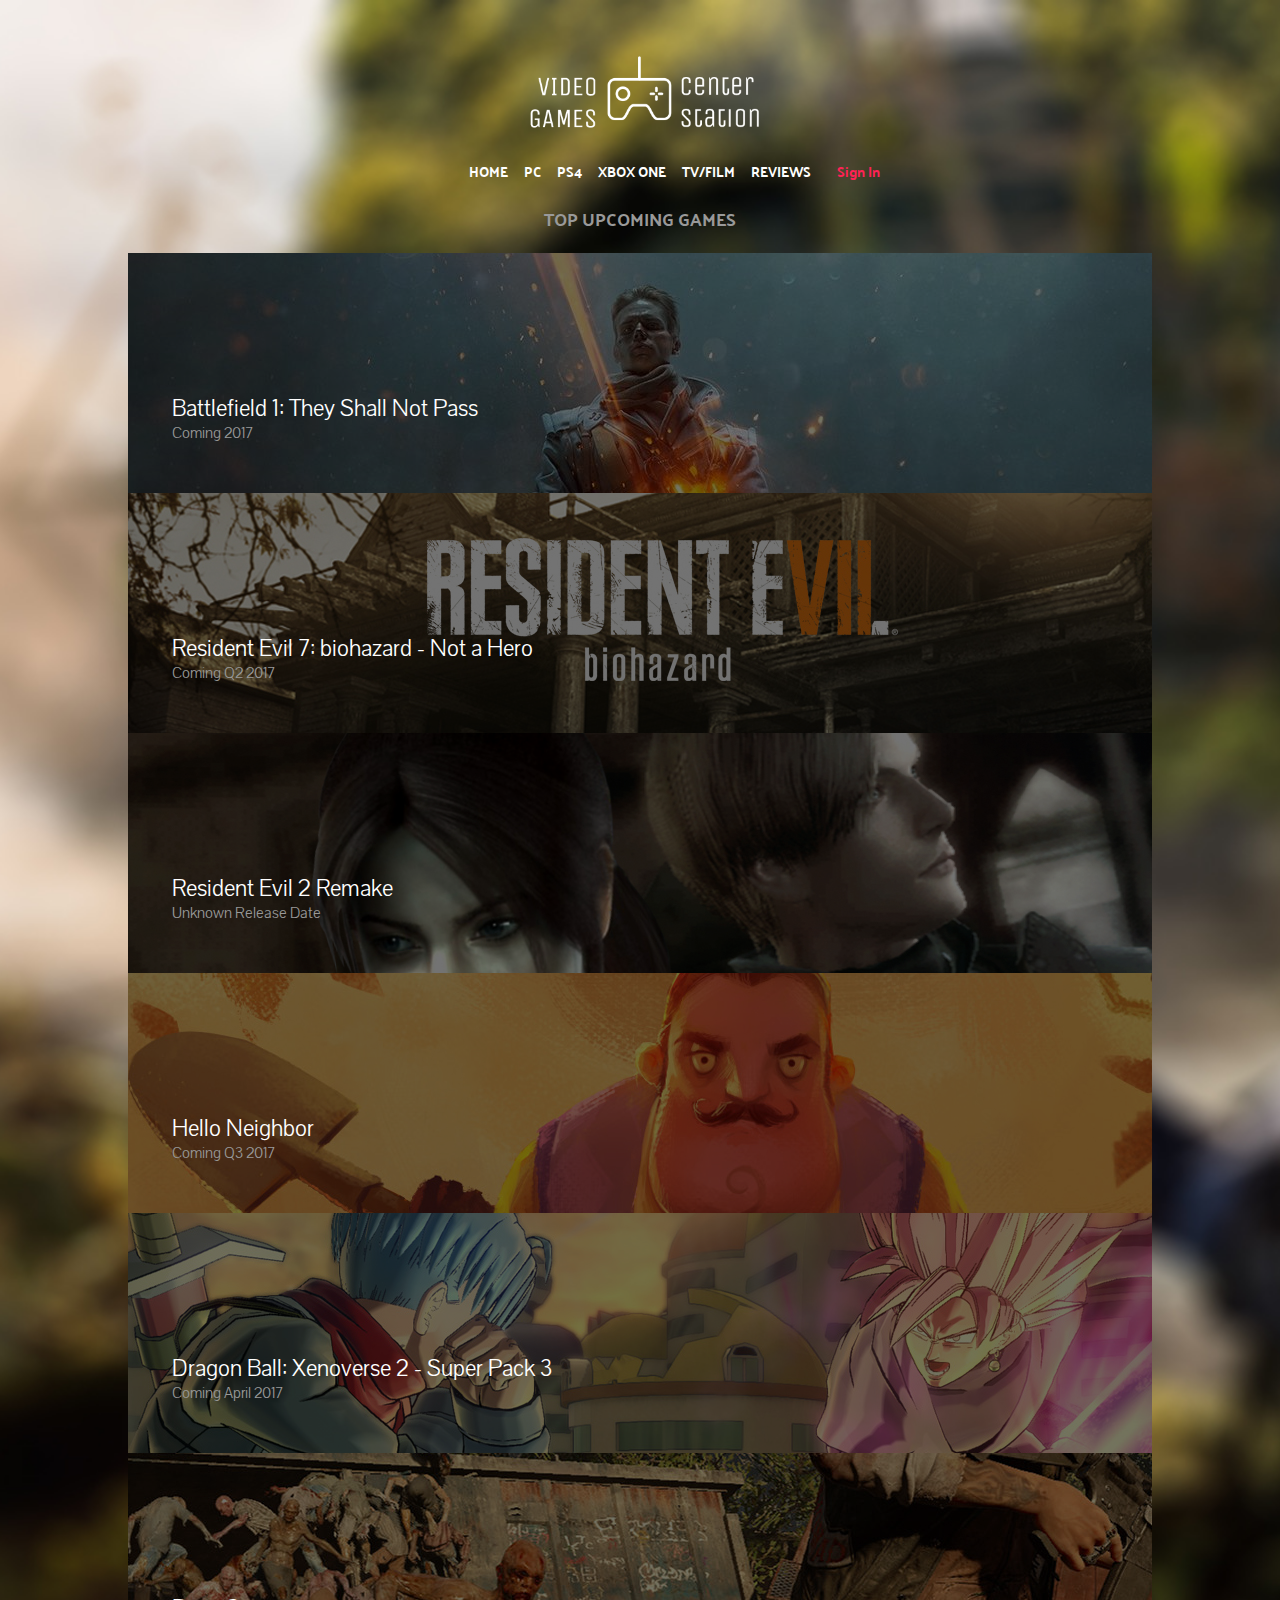
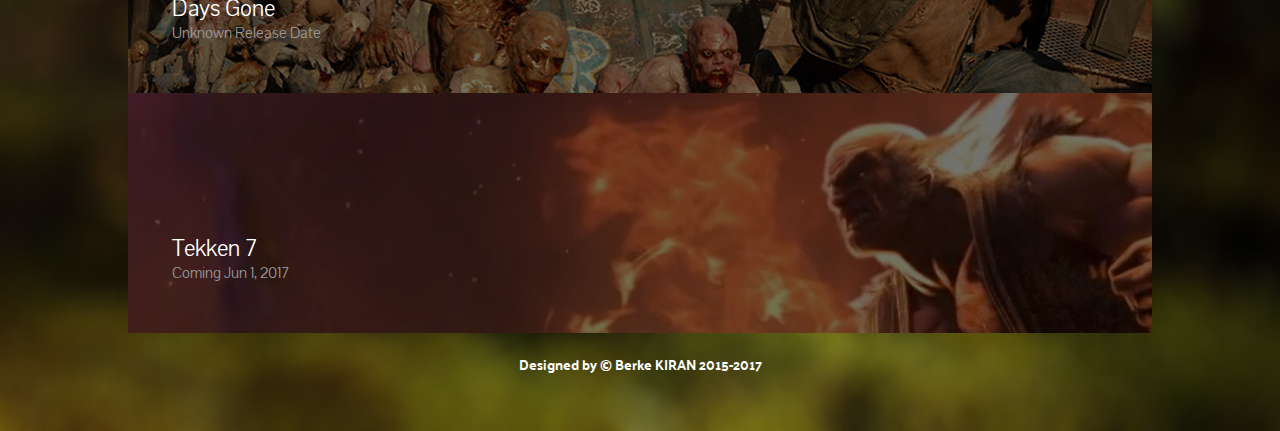
<file: index.html>
<!--
	Theme Name: Video Game C Website v1.0
	Theme URI: http://www.berkekiran.net/vgc
	Author: Berke KIRAN
	Author URI: http://www.berkekiran.net/vgc
	Description: My homework website design
	Version: 1.0
-->
<html lang="en-us">
	<head>
		<meta charset="UTF-8">
		<meta name="viewport" content="width=device-width, initial-scale=1.0" />
		<title>Video Game Center Station</title>
		<link rel="stylesheet" href="css/main.css" />
		<link rel="apple-touch-icon" sizes="57x57" href="images/favicon/apple-icon-57x57.png">
		<link rel="apple-touch-icon" sizes="60x60" href="images/favicon/apple-icon-60x60.png">
		<link rel="apple-touch-icon" sizes="72x72" href="images/favicon/apple-icon-72x72.png">
		<link rel="apple-touch-icon" sizes="76x76" href="images/favicon/apple-icon-76x76.png">
		<link rel="apple-touch-icon" sizes="114x114" href="images/favicon/apple-icon-114x114.png">
		<link rel="apple-touch-icon" sizes="120x120" href="images/favicon/apple-icon-120x120.png">
		<link rel="apple-touch-icon" sizes="144x144" href="images/favicon/apple-icon-144x144.png">
		<link rel="apple-touch-icon" sizes="152x152" href="images/favicon/apple-icon-152x152.png">
		<link rel="apple-touch-icon" sizes="180x180" href="images/favicon/apple-icon-180x180.png">
		<link rel="icon" type="image/png" sizes="192x192"  href="images/favicon/android-icon-192x192.png">
		<link rel="icon" type="image/png" sizes="32x32" href="images/favicon/favicon-32x32.png">
		<link rel="icon" type="image/png" sizes="96x96" href="images/favicon/favicon-96x96.png">
		<link rel="icon" type="image/png" sizes="16x16" href="images/favicon/favicon-16x16.png">
		<link rel="manifest" href="images/favicon/manifest.json">
		<meta name="msapplication-TileColor" content="#1F2223">
		<meta name="msapplication-TileImage" content="images/favicon/ms-icon-144x144.png">
		<meta name="theme-color" content="#1F2223">
	</head>
	<body>
		<div id="content">
		<br><br>
    <div id="navi">
      <a href="index.html"><img id="logo" src="images/logo.png" /></a>
      <br><br>
      <a href="index.html" class="navi_items">HOME</a>
      <a href="pc.html" class="navi_items">PC</a>
      <a href="ps4.html" class="navi_items">PS4</a>
      <a href="xboxone.html" class="navi_items">XBOX ONE</a>
      <a href="tv-film.html" class="navi_items">TV/FILM</a>
			<a href="reviews.html" class="navi_items">REVIEWS</a>
			<a href="login.html" class="signin">Sign In</a>
		</div>
		<br>
		<span class="title-main">TOP UPCOMING GAMES</span>
		<br><br>
		<div class="top-up-games"><a href="https://www.battlefield.com/tr-tr/games/battlefield-1/they-shall-not-pass"><span class="title">Battlefield 1: They Shall Not Pass</span><span class="title-coming">Coming 2017</span><img width="1024" src="images/top-up-games/battlefield-1.jpg"/></a></div>
		<div class="top-up-games"><a href="http://www.psu.com/news/32249/resident-evil-7-not-a-hero-dlc-plot-leak-spoilers"><span class="title">Resident Evil 7: biohazard - Not a Hero</span><span class="title-coming">Coming Q2 2017</span><img width="1024" src="images/top-up-games/resident-evil-vii.jpg"/></a></div>
		<div class="top-up-games"><a href="http://www.express.co.uk/entertainment/gaming/698504/Resident-Evil-2-Remastered-Remake-coming-January-2017-PS4-Xbox-One"><span class="title">Resident Evil 2 Remake</span><span class="title-coming">Unknown Release Date</span><img width="1024" src="images/top-up-games/resident-evil-ii.jpg"/></a></div>
		<div class="top-up-games"><a href="http://www.helloneighborgame.com/"><span class="title">Hello Neighbor</span><span class="title-coming">Coming Q3 2017</span><img width="1024" src="images/top-up-games/hello-n.jpg"/></a></div>
		<div class="top-up-games"><a href="http://www.saiyanisland.com/2017/02/dragon-ball-xenoverse-2-dlc-pack-3-to-feature-future-trunks-saga/"><span class="title">Dragon Ball: Xenoverse 2 - Super Pack 3</span><span class="title-coming">Coming April 2017</span><img width="1024" src="images/top-up-games/goku-black-rose.jpg"/></a></div>
		<div class="top-up-games"><a href="https://www.playstation.com/tr-tr/games/days-gone-ps4/"><span class="title">Days Gone</span><span class="title-coming">Unknown Release Date</span><img width="1024" src="images/top-up-games/days-gone.jpg"/></a></div>
		<div class="top-up-games"><a href="https://en.wikipedia.org/wiki/Tekken_7"><span class="title">Tekken 7</span><span class="title-coming">Coming Jun 1, 2017</span><img width="1024" src="images/top-up-games/tekken7.jpg"/></a></div>
		<br>
		<center><span id="copyright">Designed by © Berke KIRAN 2015-2017</span></center>
		<br><br><br>
	</div>
  </body>
</html>
</file>
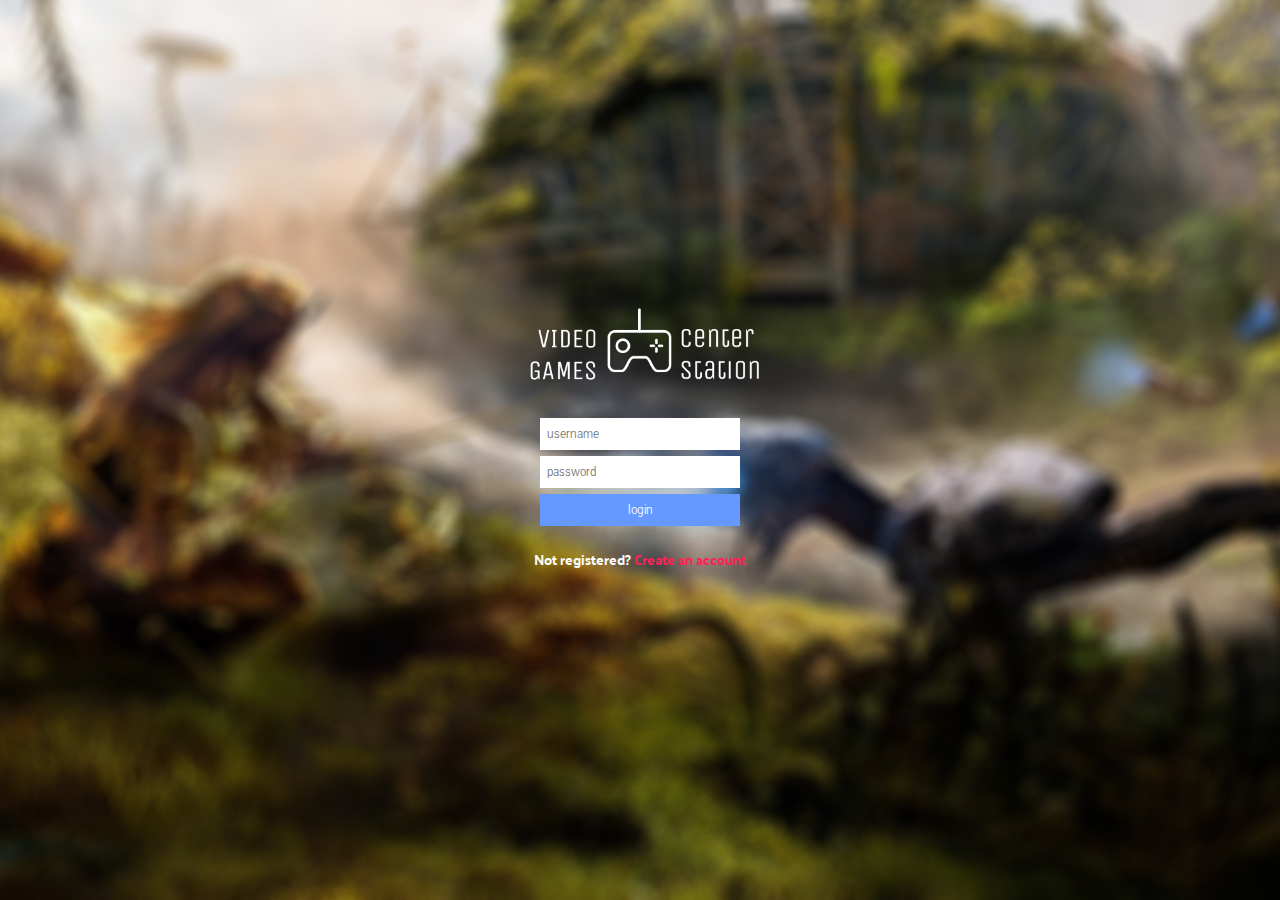
<file: login.html>
<!--
	Theme Name: Video Game C Website v1.0
	Theme URI: http://www.berkekiran.net/vgc
	Author: Berke KIRAN
	Author URI: http://www.berkekiran.net/vgc
	Description: My homework website design
	Version: 1.0
-->
<html lang="en-us">
	<head>
		<meta charset="UTF-8">
		<meta name="viewport" content="width=device-width, initial-scale=1.0" />
		<title>Video Game Center Station</title>
		<link rel="stylesheet" href="css/main.css" />
		<link rel="apple-touch-icon" sizes="57x57" href="images/favicon/apple-icon-57x57.png">
		<link rel="apple-touch-icon" sizes="60x60" href="images/favicon/apple-icon-60x60.png">
		<link rel="apple-touch-icon" sizes="72x72" href="images/favicon/apple-icon-72x72.png">
		<link rel="apple-touch-icon" sizes="76x76" href="images/favicon/apple-icon-76x76.png">
		<link rel="apple-touch-icon" sizes="114x114" href="images/favicon/apple-icon-114x114.png">
		<link rel="apple-touch-icon" sizes="120x120" href="images/favicon/apple-icon-120x120.png">
		<link rel="apple-touch-icon" sizes="144x144" href="images/favicon/apple-icon-144x144.png">
		<link rel="apple-touch-icon" sizes="152x152" href="images/favicon/apple-icon-152x152.png">
		<link rel="apple-touch-icon" sizes="180x180" href="images/favicon/apple-icon-180x180.png">
		<link rel="icon" type="image/png" sizes="192x192"  href="images/favicon/android-icon-192x192.png">
		<link rel="icon" type="image/png" sizes="32x32" href="images/favicon/favicon-32x32.png">
		<link rel="icon" type="image/png" sizes="96x96" href="images/favicon/favicon-96x96.png">
		<link rel="icon" type="image/png" sizes="16x16" href="images/favicon/favicon-16x16.png">
		<link rel="manifest" href="images/favicon/manifest.json">
		<meta name="msapplication-TileColor" content="#1F2223">
		<meta name="msapplication-TileImage" content="images/favicon/ms-icon-144x144.png">
		<meta name="theme-color" content="#1F2223">
	</head>
	<body>
    <div id="login">
      <a href="index.html"><img id="logo" src="images/logo.png" /></a>
      <br><br>
				<form id="login-form">
					<input type="text" placeholder="username"/><br>
					<input type="password" placeholder="password"/><br>
					<button>login</button><br>
					<p>Not registered? <a href="register.html">Create an account</a></p>
				</form>
			<br>
		</div>
  </body>
</html>
</file>
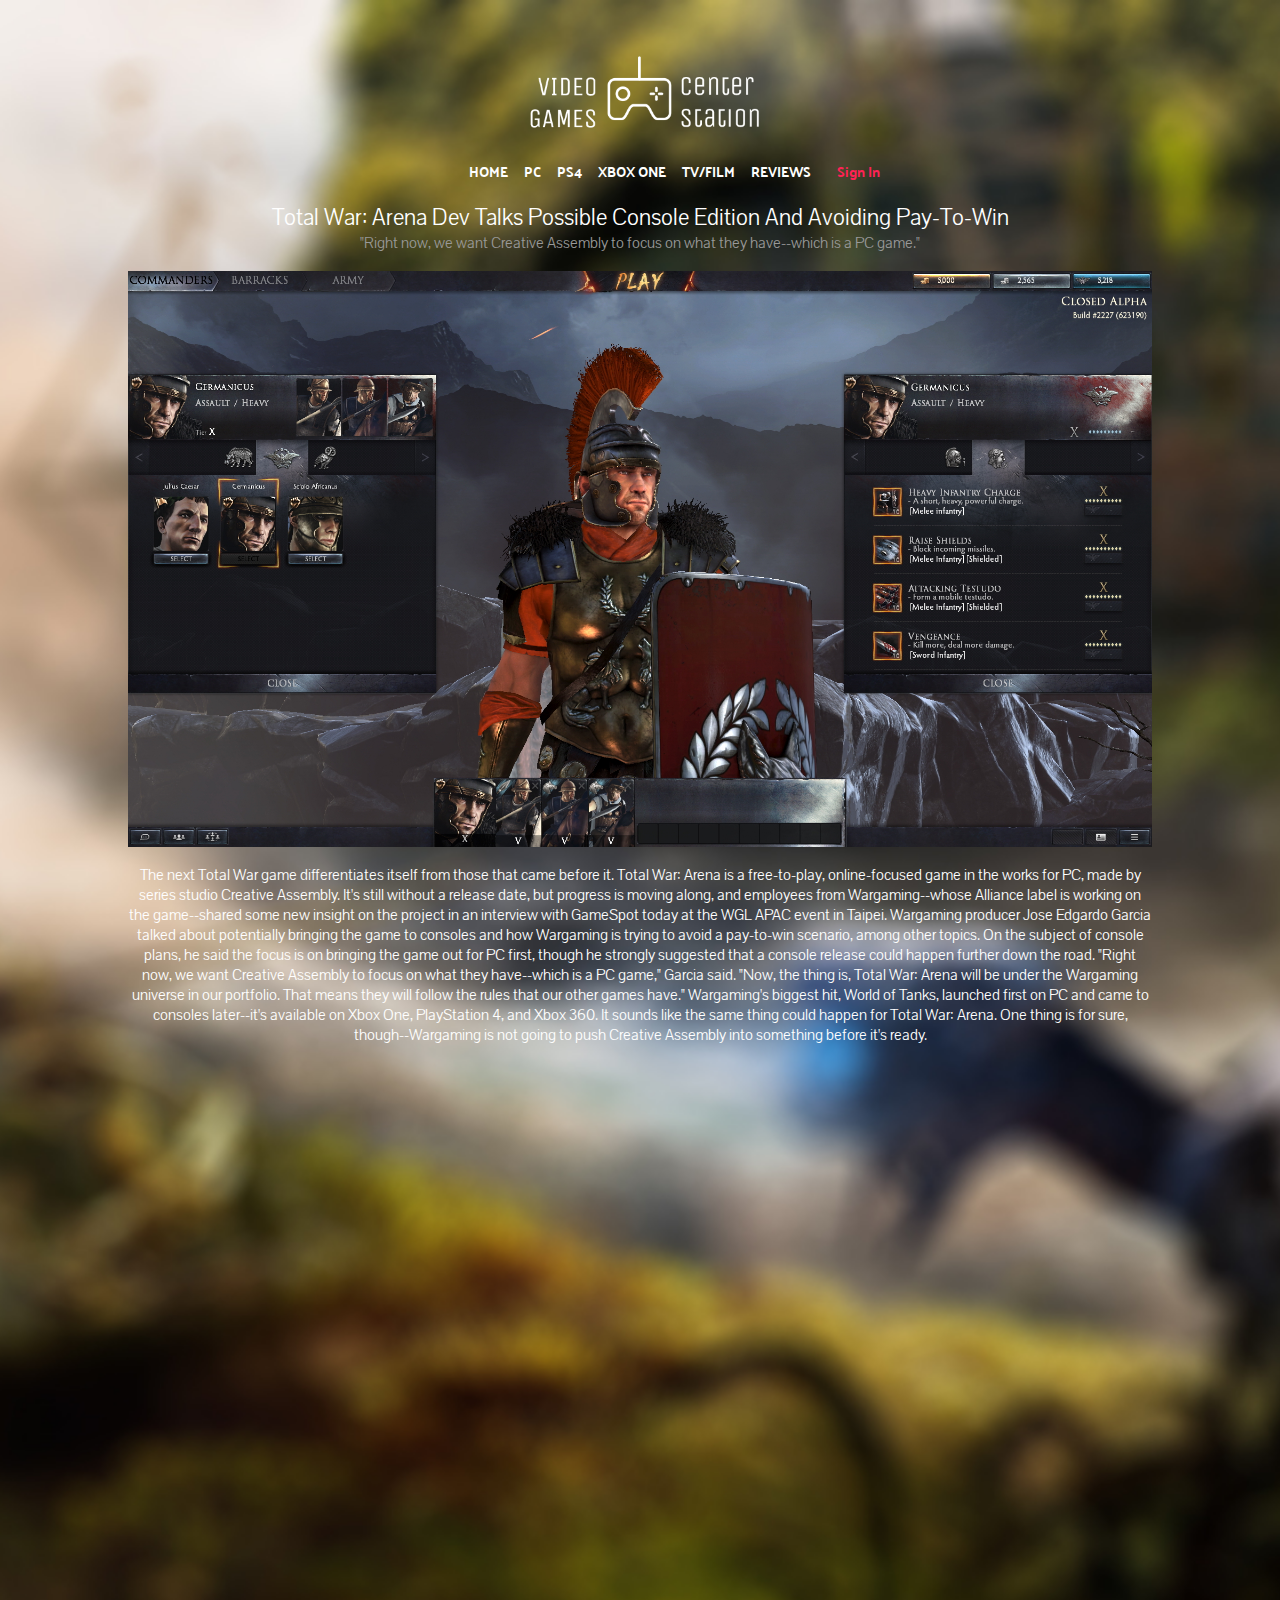
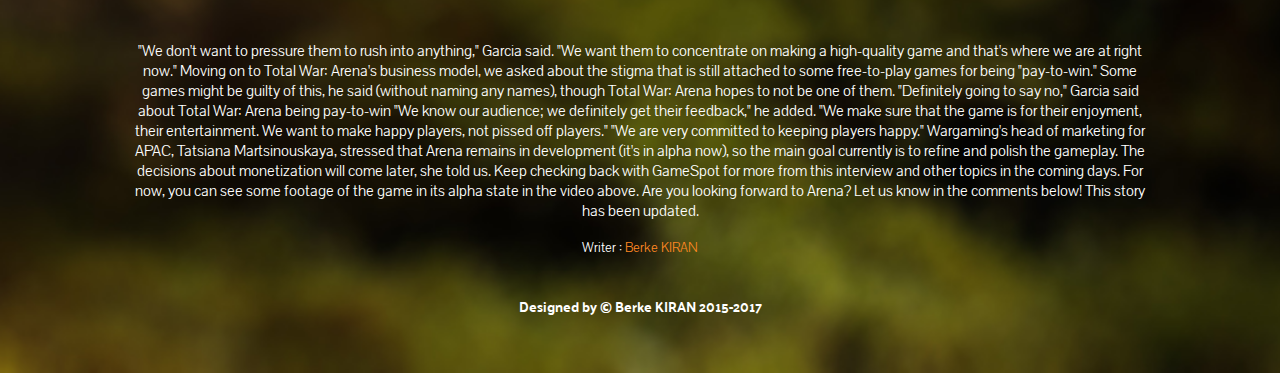
<file: pc.html>
<!--
	Theme Name: Video Game C Website v1.0
	Theme URI: http://www.berkekiran.net/vgc
	Author: Berke KIRAN
	Author URI: http://www.berkekiran.net/vgc
	Description: My homework website design
	Version: 1.0
-->
<html lang="en-us">
	<head>
		<meta charset="UTF-8">
		<meta name="viewport" content="width=device-width, initial-scale=1.0" />
		<title>Video Game Center Station</title>
		<link rel="stylesheet" href="css/main.css" />
		<link rel="apple-touch-icon" sizes="57x57" href="images/favicon/apple-icon-57x57.png">
		<link rel="apple-touch-icon" sizes="60x60" href="images/favicon/apple-icon-60x60.png">
		<link rel="apple-touch-icon" sizes="72x72" href="images/favicon/apple-icon-72x72.png">
		<link rel="apple-touch-icon" sizes="76x76" href="images/favicon/apple-icon-76x76.png">
		<link rel="apple-touch-icon" sizes="114x114" href="images/favicon/apple-icon-114x114.png">
		<link rel="apple-touch-icon" sizes="120x120" href="images/favicon/apple-icon-120x120.png">
		<link rel="apple-touch-icon" sizes="144x144" href="images/favicon/apple-icon-144x144.png">
		<link rel="apple-touch-icon" sizes="152x152" href="images/favicon/apple-icon-152x152.png">
		<link rel="apple-touch-icon" sizes="180x180" href="images/favicon/apple-icon-180x180.png">
		<link rel="icon" type="image/png" sizes="192x192"  href="images/favicon/android-icon-192x192.png">
		<link rel="icon" type="image/png" sizes="32x32" href="images/favicon/favicon-32x32.png">
		<link rel="icon" type="image/png" sizes="96x96" href="images/favicon/favicon-96x96.png">
		<link rel="icon" type="image/png" sizes="16x16" href="images/favicon/favicon-16x16.png">
		<link rel="manifest" href="images/favicon/manifest.json">
		<meta name="msapplication-TileColor" content="#1F2223">
		<meta name="msapplication-TileImage" content="images/favicon/ms-icon-144x144.png">
		<meta name="theme-color" content="#1F2223">
	</head>
	<body>
		<div id="fb-root"></div>
<script>(function(d, s, id) {
  var js, fjs = d.getElementsByTagName(s)[0];
  if (d.getElementById(id)) return;
  js = d.createElement(s); js.id = id;
  js.src = "//connect.facebook.net/tr_TR/sdk.js#xfbml=1&version=v2.8&appId=1709049562725566";
  fjs.parentNode.insertBefore(js, fjs);
}(document, 'script', 'facebook-jssdk'));</script>
		<br><br>
    <div id="navi">
      <a href="index.html"><img id="logo" src="images/logo.png" /></a>
      <br><br>
			<a href="index.html" class="navi_items">HOME</a>
      <a href="pc.html" class="navi_items">PC</a>
      <a href="ps4.html" class="navi_items">PS4</a>
      <a href="xboxone.html" class="navi_items">XBOX ONE</a>
      <a href="tv-film.html" class="navi_items">TV/FILM</a>
      <a href="reviews.html" class="navi_items">REVIEWS</a>
			<a href="login.html" class="signin">Sign In</a>
  </div>
		<br>
		<div id="content">
			<span class="content-title">Total War: Arena Dev Talks Possible Console Edition And Avoiding Pay-To-Win</span>
			<br>
			<span class="content-title-2">"Right now, we want Creative Assembly to focus on what they have--which is a PC game."</span>
			<br><br>
			<img width="1024" src="images/content/total-war.jpg"/>
			<br><br>
			<span class="content-title-3">
				The next Total War game differentiates itself from those that came before it. Total War: Arena is a free-to-play, online-focused game in the works for PC, made by series studio Creative Assembly. It's still without a release date, but progress is moving along, and employees from Wargaming--whose Alliance label is working on the game--shared some new insight on the project in an interview with GameSpot today at the WGL APAC event in Taipei.
				Wargaming producer Jose Edgardo Garcia talked about potentially bringing the game to consoles and how Wargaming is trying to avoid a pay-to-win scenario, among other topics. On the subject of console plans, he said the focus is on bringing the game out for PC first, though he strongly suggested that a console release could happen further down the road.
				"Right now, we want Creative Assembly to focus on what they have--which is a PC game," Garcia said. "Now, the thing is, Total War: Arena will be under the Wargaming universe in our portfolio. That means they will follow the rules that our other games have."
				Wargaming's biggest hit, World of Tanks, launched first on PC and came to consoles later--it's available on Xbox One, PlayStation 4, and Xbox 360. It sounds like the same thing could happen for Total War: Arena. One thing is for sure, though--Wargaming is not going to push Creative Assembly into something before it's ready.
			</span>
			<br><br>
			<iframe width="1024" height="560" src="https://www.youtube.com/embed/DQBBkiWq_EM" frameborder="0" allowfullscreen></iframe>
			<br><br>
			<span class="content-title-3">
				"We don't want to pressure them to rush into anything," Garcia said. "We want them to concentrate on making a high-quality game and that's where we are at right now."
				Moving on to Total War: Arena's business model, we asked about the stigma that is still attached to some free-to-play games for being "pay-to-win." Some games might be guilty of this, he said (without naming any names), though Total War: Arena hopes to not be one of them.
				"Definitely going to say no," Garcia said about Total War: Arena being pay-to-win
				"We know our audience; we definitely get their feedback," he added. "We make sure that the game is for their enjoyment, their entertainment. We want to make happy players, not pissed off players."
				"We are very committed to keeping players happy."
				Wargaming's head of marketing for APAC, Tatsiana Martsinouskaya, stressed that Arena remains in development (it's in alpha now), so the main goal currently is to refine and polish the gameplay. The decisions about monetization will come later, she told us.
				Keep checking back with GameSpot for more from this interview and other topics in the coming days. For now, you can see some footage of the game in its alpha state in the video above.
				Are you looking forward to Arena? Let us know in the comments below!
				This story has been updated.			</span>
			<br><br><span id="writer">Writer : <a href="post.html">Berke KIRAN</a></span>
			<br><br>
			<div class="fb-comments" data-href="https://berkekiran.net/vgcs/pc.html" data-width="1024px" data-colorscheme="dark" data-numposts="2"></div>
		</div>
		<br>
		<center><span id="copyright">Designed by © Berke KIRAN 2015-2017</span></center>
		<br><br><br>
  </body>
</html>
</file>
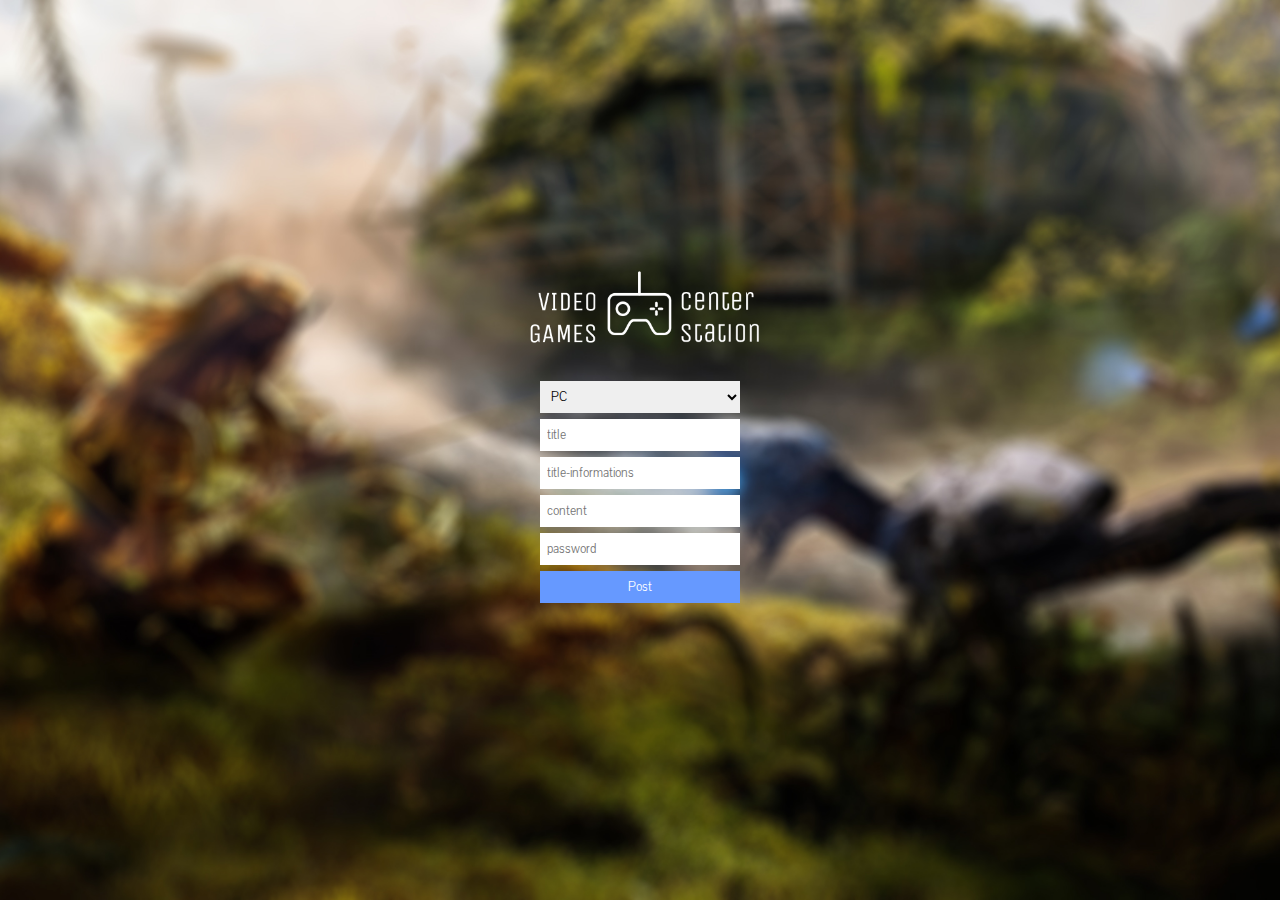
<file: post.html>
<!--
	Theme Name: Video Game C Website v1.0
	Theme URI: http://www.berkekiran.net/vgc
	Author: Berke KIRAN
	Author URI: http://www.berkekiran.net/vgc
	Description: My homework website design
	Version: 1.0
-->
<html lang="en-us">
	<head>
		<meta charset="UTF-8">
		<meta name="viewport" content="width=device-width, initial-scale=1.0" />
		<title>Video Game Center Station</title>
		<link rel="stylesheet" href="css/main.css" />
		<link rel="apple-touch-icon" sizes="57x57" href="images/favicon/apple-icon-57x57.png">
		<link rel="apple-touch-icon" sizes="60x60" href="images/favicon/apple-icon-60x60.png">
		<link rel="apple-touch-icon" sizes="72x72" href="images/favicon/apple-icon-72x72.png">
		<link rel="apple-touch-icon" sizes="76x76" href="images/favicon/apple-icon-76x76.png">
		<link rel="apple-touch-icon" sizes="114x114" href="images/favicon/apple-icon-114x114.png">
		<link rel="apple-touch-icon" sizes="120x120" href="images/favicon/apple-icon-120x120.png">
		<link rel="apple-touch-icon" sizes="144x144" href="images/favicon/apple-icon-144x144.png">
		<link rel="apple-touch-icon" sizes="152x152" href="images/favicon/apple-icon-152x152.png">
		<link rel="apple-touch-icon" sizes="180x180" href="images/favicon/apple-icon-180x180.png">
		<link rel="icon" type="image/png" sizes="192x192"  href="images/favicon/android-icon-192x192.png">
		<link rel="icon" type="image/png" sizes="32x32" href="images/favicon/favicon-32x32.png">
		<link rel="icon" type="image/png" sizes="96x96" href="images/favicon/favicon-96x96.png">
		<link rel="icon" type="image/png" sizes="16x16" href="images/favicon/favicon-16x16.png">
		<link rel="manifest" href="images/favicon/manifest.json">
		<meta name="msapplication-TileColor" content="#1F2223">
		<meta name="msapplication-TileImage" content="images/favicon/ms-icon-144x144.png">
		<meta name="theme-color" content="#1F2223">
	</head>
	<body>
    <div id="login">
      <a href="index.html"><img id="logo" src="images/logo.png" /></a>
      <br><br>
				<form id="post-form">
					<select>
				    <option>PC</option>
				    <option>PS4</option>
						<option>XBOX ONE</option>
						<option>TV/FILM</option>
						<option>REVIEWS</option>
  				</select><br>
					<input type="text" placeholder="title"/><br>
					<input type="text" placeholder="title-informations"/><br>
					<input type="text" placeholder="content"/><br>
					<input type="password" placeholder="password"/><br>
					<button>Post</button><br>
				</form>
			<br>
		</div>
  </body>
</html>
</file>
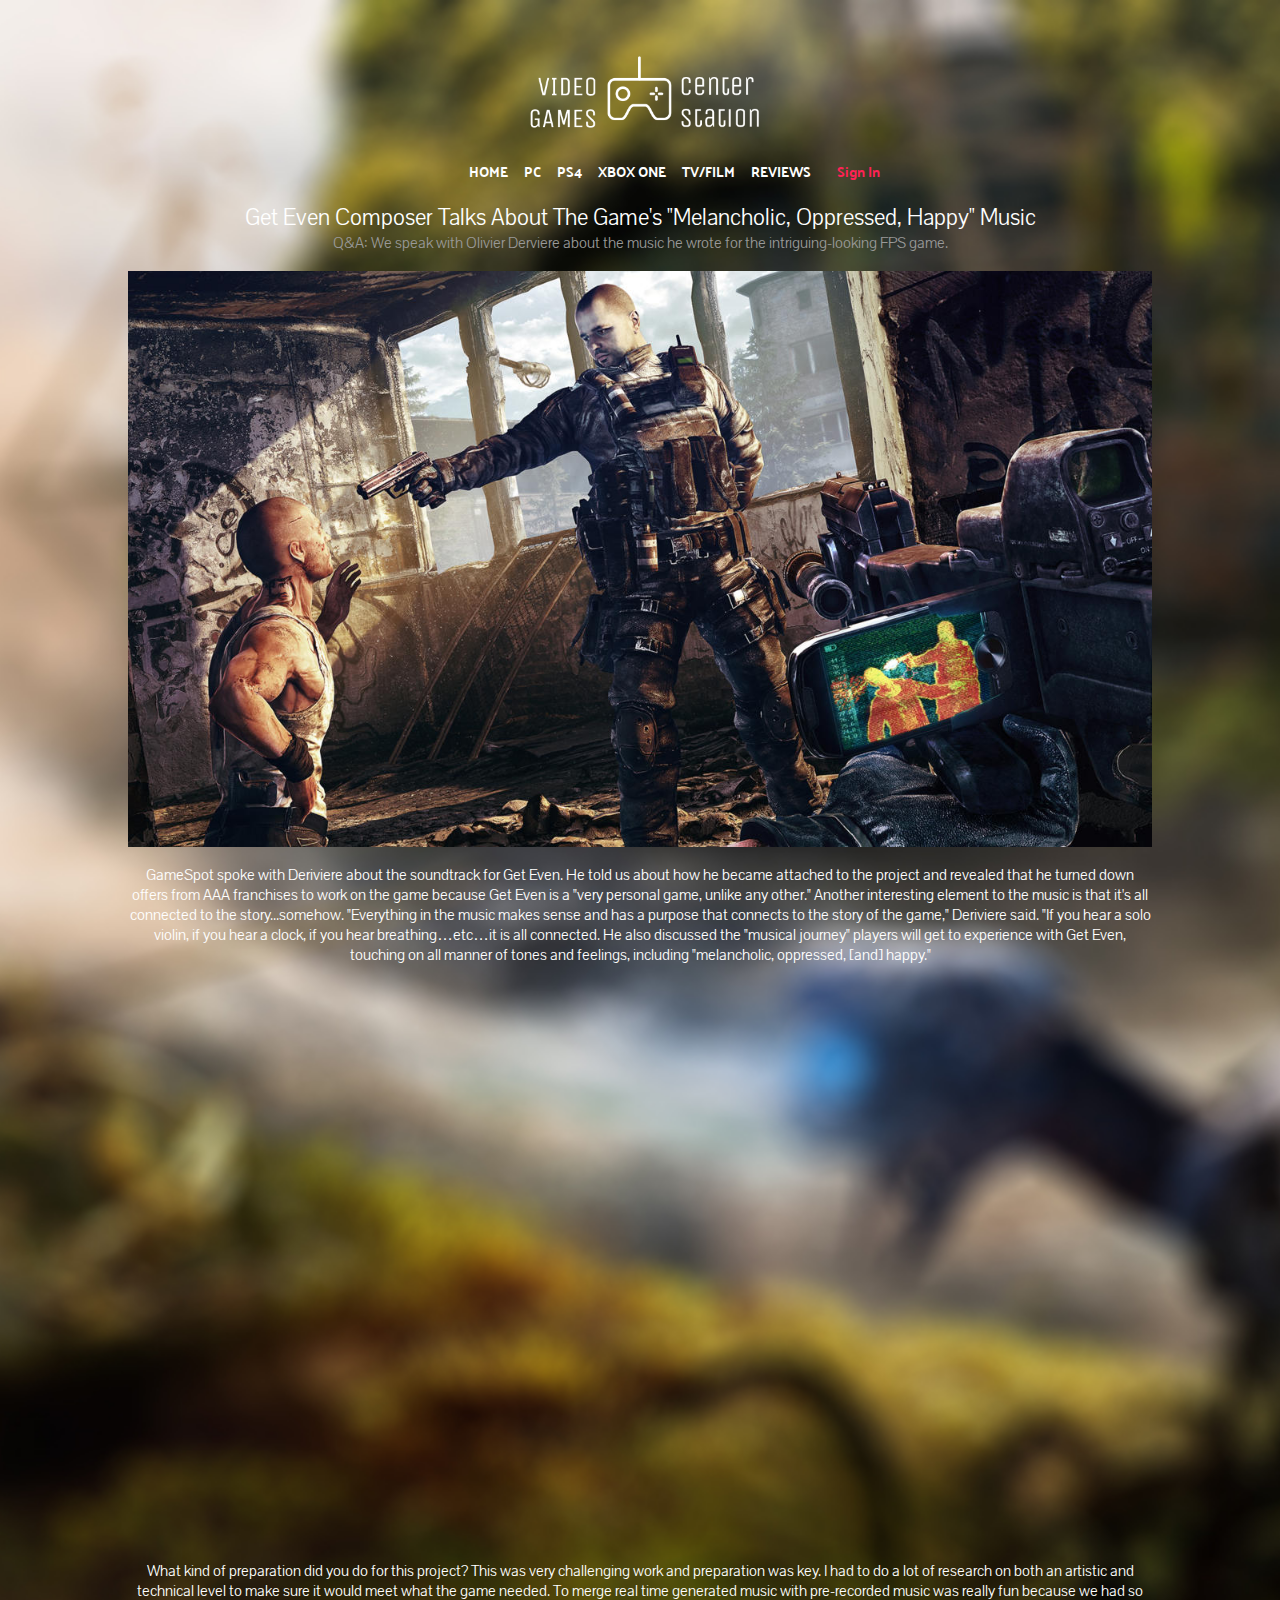
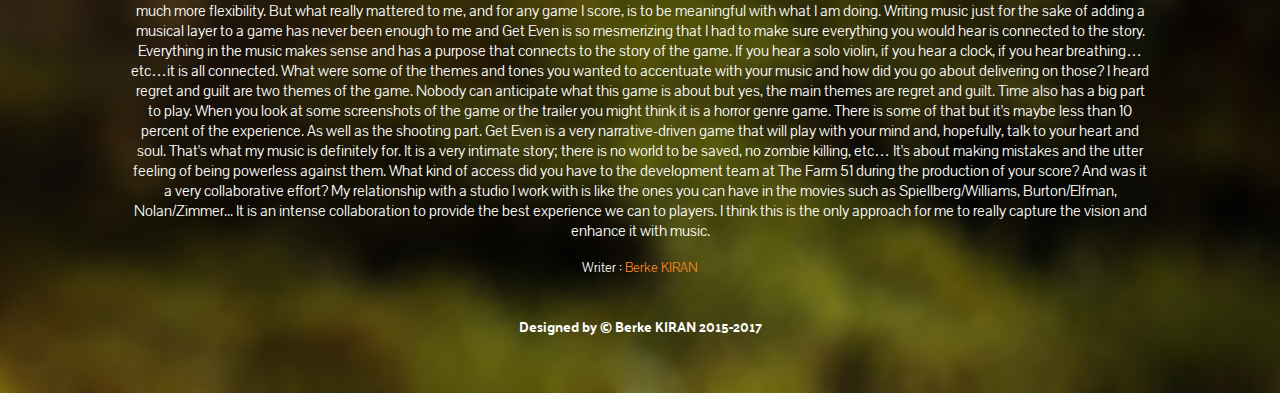
<file: ps4.html>
<!--
	Theme Name: Video Game C Website v1.0
	Theme URI: http://www.berkekiran.net/vgc
	Author: Berke KIRAN
	Author URI: http://www.berkekiran.net/vgc
	Description: My homework website design
	Version: 1.0
-->
<html lang="en-us">
	<head>
		<meta charset="UTF-8">
		<meta name="viewport" content="width=device-width, initial-scale=1.0" />
		<title>Video Game Center Station</title>
		<link rel="stylesheet" href="css/main.css" />
		<link rel="apple-touch-icon" sizes="57x57" href="images/favicon/apple-icon-57x57.png">
		<link rel="apple-touch-icon" sizes="60x60" href="images/favicon/apple-icon-60x60.png">
		<link rel="apple-touch-icon" sizes="72x72" href="images/favicon/apple-icon-72x72.png">
		<link rel="apple-touch-icon" sizes="76x76" href="images/favicon/apple-icon-76x76.png">
		<link rel="apple-touch-icon" sizes="114x114" href="images/favicon/apple-icon-114x114.png">
		<link rel="apple-touch-icon" sizes="120x120" href="images/favicon/apple-icon-120x120.png">
		<link rel="apple-touch-icon" sizes="144x144" href="images/favicon/apple-icon-144x144.png">
		<link rel="apple-touch-icon" sizes="152x152" href="images/favicon/apple-icon-152x152.png">
		<link rel="apple-touch-icon" sizes="180x180" href="images/favicon/apple-icon-180x180.png">
		<link rel="icon" type="image/png" sizes="192x192"  href="images/favicon/android-icon-192x192.png">
		<link rel="icon" type="image/png" sizes="32x32" href="images/favicon/favicon-32x32.png">
		<link rel="icon" type="image/png" sizes="96x96" href="images/favicon/favicon-96x96.png">
		<link rel="icon" type="image/png" sizes="16x16" href="images/favicon/favicon-16x16.png">
		<link rel="manifest" href="images/favicon/manifest.json">
		<meta name="msapplication-TileColor" content="#1F2223">
		<meta name="msapplication-TileImage" content="images/favicon/ms-icon-144x144.png">
		<meta name="theme-color" content="#1F2223">
	</head>
	<body>
		<div id="fb-root"></div>
<script>(function(d, s, id) {
  var js, fjs = d.getElementsByTagName(s)[0];
  if (d.getElementById(id)) return;
  js = d.createElement(s); js.id = id;
  js.src = "//connect.facebook.net/tr_TR/sdk.js#xfbml=1&version=v2.8&appId=1709049562725566";
  fjs.parentNode.insertBefore(js, fjs);
}(document, 'script', 'facebook-jssdk'));</script>
		<br><br>
    <div id="navi">
      <a href="index.html"><img id="logo" src="images/logo.png" /></a>
      <br><br>
			<a href="index.html" class="navi_items">HOME</a>
      <a href="pc.html" class="navi_items">PC</a>
      <a href="ps4.html" class="navi_items">PS4</a>
      <a href="xboxone.html" class="navi_items">XBOX ONE</a>
      <a href="tv-film.html" class="navi_items">TV/FILM</a>
      <a href="reviews.html" class="navi_items">REVIEWS</a>
			<a href="login.html" class="signin">Sign In</a>
    </div>
		<br>
		<div id="content">
			<span class="content-title">Get Even Composer Talks About The Game's "Melancholic, Oppressed, Happy" Music</span>
			<br>
			<span class="content-title-2">Q&A: We speak with Olivier Derviere about the music he wrote for the intriguing-looking FPS game.</span>
			<br><br>
			<img width="1024" src="images/content/get_even_2.jpg"/>
			<br><br>
			<span class="content-title-3">
				GameSpot spoke with Deriviere about the soundtrack for Get Even. He told us about how he became attached to the project and revealed that he turned down offers from AAA franchises to work on the game because Get Even is a "very personal game, unlike any other."
				Another interesting element to the music is that it's all connected to the story...somehow.
				"Everything in the music makes sense and has a purpose that connects to the story of the game," Deriviere said. "If you hear a solo violin, if you hear a clock, if you hear breathing…etc…it is all connected.
				He also discussed the "musical journey" players will get to experience with Get Even, touching on all manner of tones and feelings, including "melancholic, oppressed, [and] happy."			</span>
			<br><br>
			<iframe width="1024" height="560" src="https://www.youtube.com/embed/lzur265fjI0" frameborder="0" allowfullscreen></iframe>
			<br><br>
			<span class="content-title-3">
				What kind of preparation did you do for this project?
				This was very challenging work and preparation was key. I had to do a lot of research on both an artistic and technical level to make sure it would meet what the game needed. To merge real time generated music with pre-recorded music was really fun because we had so much more flexibility. But what really mattered to me, and for any game I score, is to be meaningful with what I am doing. Writing music just for the sake of adding a musical layer to a game has never been enough to me and Get Even is so mesmerizing that I had to make sure everything you would hear is connected to the story. Everything in the music makes sense and has a purpose that connects to the story of the game. If you hear a solo violin, if you hear a clock, if you hear breathing…etc…it is all connected.
				What were some of the themes and tones you wanted to accentuate with your music and how did you go about delivering on those? I heard regret and guilt are two themes of the game.
				Nobody can anticipate what this game is about but yes, the main themes are regret and guilt. Time also has a big part to play. When you look at some screenshots of the game or the trailer you might think it is a horror genre game. There is some of that but it's maybe less than 10 percent of the experience. As well as the shooting part. Get Even is a very narrative-driven game that will play with your mind and, hopefully, talk to your heart and soul. That's what my music is definitely for. It is a very intimate story; there is no world to be saved, no zombie killing, etc… It's about making mistakes and the utter feeling of being powerless against them.
				What kind of access did you have to the development team at The Farm 51 during the production of your score? And was it a very collaborative effort?
				My relationship with a studio I work with is like the ones you can have in the movies such as Spiellberg/Williams, Burton/Elfman, Nolan/Zimmer... It is an intense collaboration to provide the best experience we can to players. I think this is the only approach for me to really capture the vision and enhance it with music.
			</span>
			<br><br><span id="writer">Writer : <a href="post.html">Berke KIRAN</a></span>
			<br><br>
			<div class="fb-comments" data-href="https://berkekiran.net/vgcs/ps4.html" data-width="1024px" data-colorscheme="dark" data-numposts="2"></div>
		</div>
		<br>
		<center><span id="copyright">Designed by © Berke KIRAN 2015-2017</span></center>
		<br><br><br>
  </body>
</html>
</file>
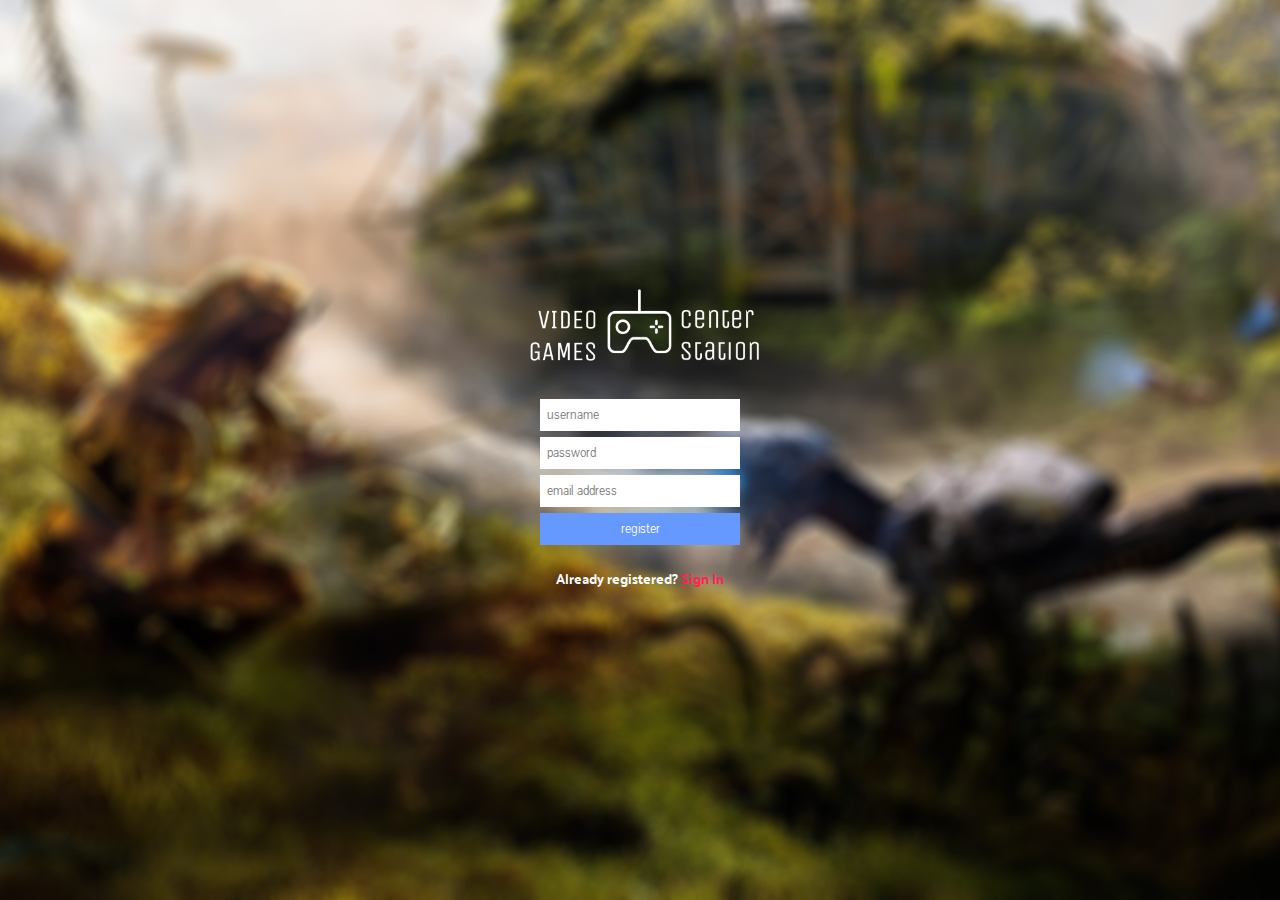
<file: register.html>
<!--
	Theme Name: Video Game C Website v1.0
	Theme URI: http://www.berkekiran.net/vgc
	Author: Berke KIRAN
	Author URI: http://www.berkekiran.net/vgc
	Description: My homework website design
	Version: 1.0
-->
<html lang="en-us">
	<head>
		<meta charset="UTF-8">
		<meta name="viewport" content="width=device-width, initial-scale=1.0" />
		<title>Video Game Center Station</title>
		<link rel="stylesheet" href="css/main.css" />
		<link rel="apple-touch-icon" sizes="57x57" href="images/favicon/apple-icon-57x57.png">
		<link rel="apple-touch-icon" sizes="60x60" href="images/favicon/apple-icon-60x60.png">
		<link rel="apple-touch-icon" sizes="72x72" href="images/favicon/apple-icon-72x72.png">
		<link rel="apple-touch-icon" sizes="76x76" href="images/favicon/apple-icon-76x76.png">
		<link rel="apple-touch-icon" sizes="114x114" href="images/favicon/apple-icon-114x114.png">
		<link rel="apple-touch-icon" sizes="120x120" href="images/favicon/apple-icon-120x120.png">
		<link rel="apple-touch-icon" sizes="144x144" href="images/favicon/apple-icon-144x144.png">
		<link rel="apple-touch-icon" sizes="152x152" href="images/favicon/apple-icon-152x152.png">
		<link rel="apple-touch-icon" sizes="180x180" href="images/favicon/apple-icon-180x180.png">
		<link rel="icon" type="image/png" sizes="192x192"  href="images/favicon/android-icon-192x192.png">
		<link rel="icon" type="image/png" sizes="32x32" href="images/favicon/favicon-32x32.png">
		<link rel="icon" type="image/png" sizes="96x96" href="images/favicon/favicon-96x96.png">
		<link rel="icon" type="image/png" sizes="16x16" href="images/favicon/favicon-16x16.png">
		<link rel="manifest" href="images/favicon/manifest.json">
		<meta name="msapplication-TileColor" content="#1F2223">
		<meta name="msapplication-TileImage" content="images/favicon/ms-icon-144x144.png">
		<meta name="theme-color" content="#1F2223">
	</head>
	<body>
    <div id="login">
      <a href="index.html"><img id="logo" src="images/logo.png" /></a>
      <br><br>
				<form id="login-form">
					<input type="text" placeholder="username"/><br>
					<input type="password" placeholder="password"/><br>
					<input type="text" placeholder="email address"/><br>
					<button>register</button><br>
					<p>Already registered? <a href="login.html">Sign In</a></p>
				</form>
			<br>
		</div>
  </body>
</html>
</file>
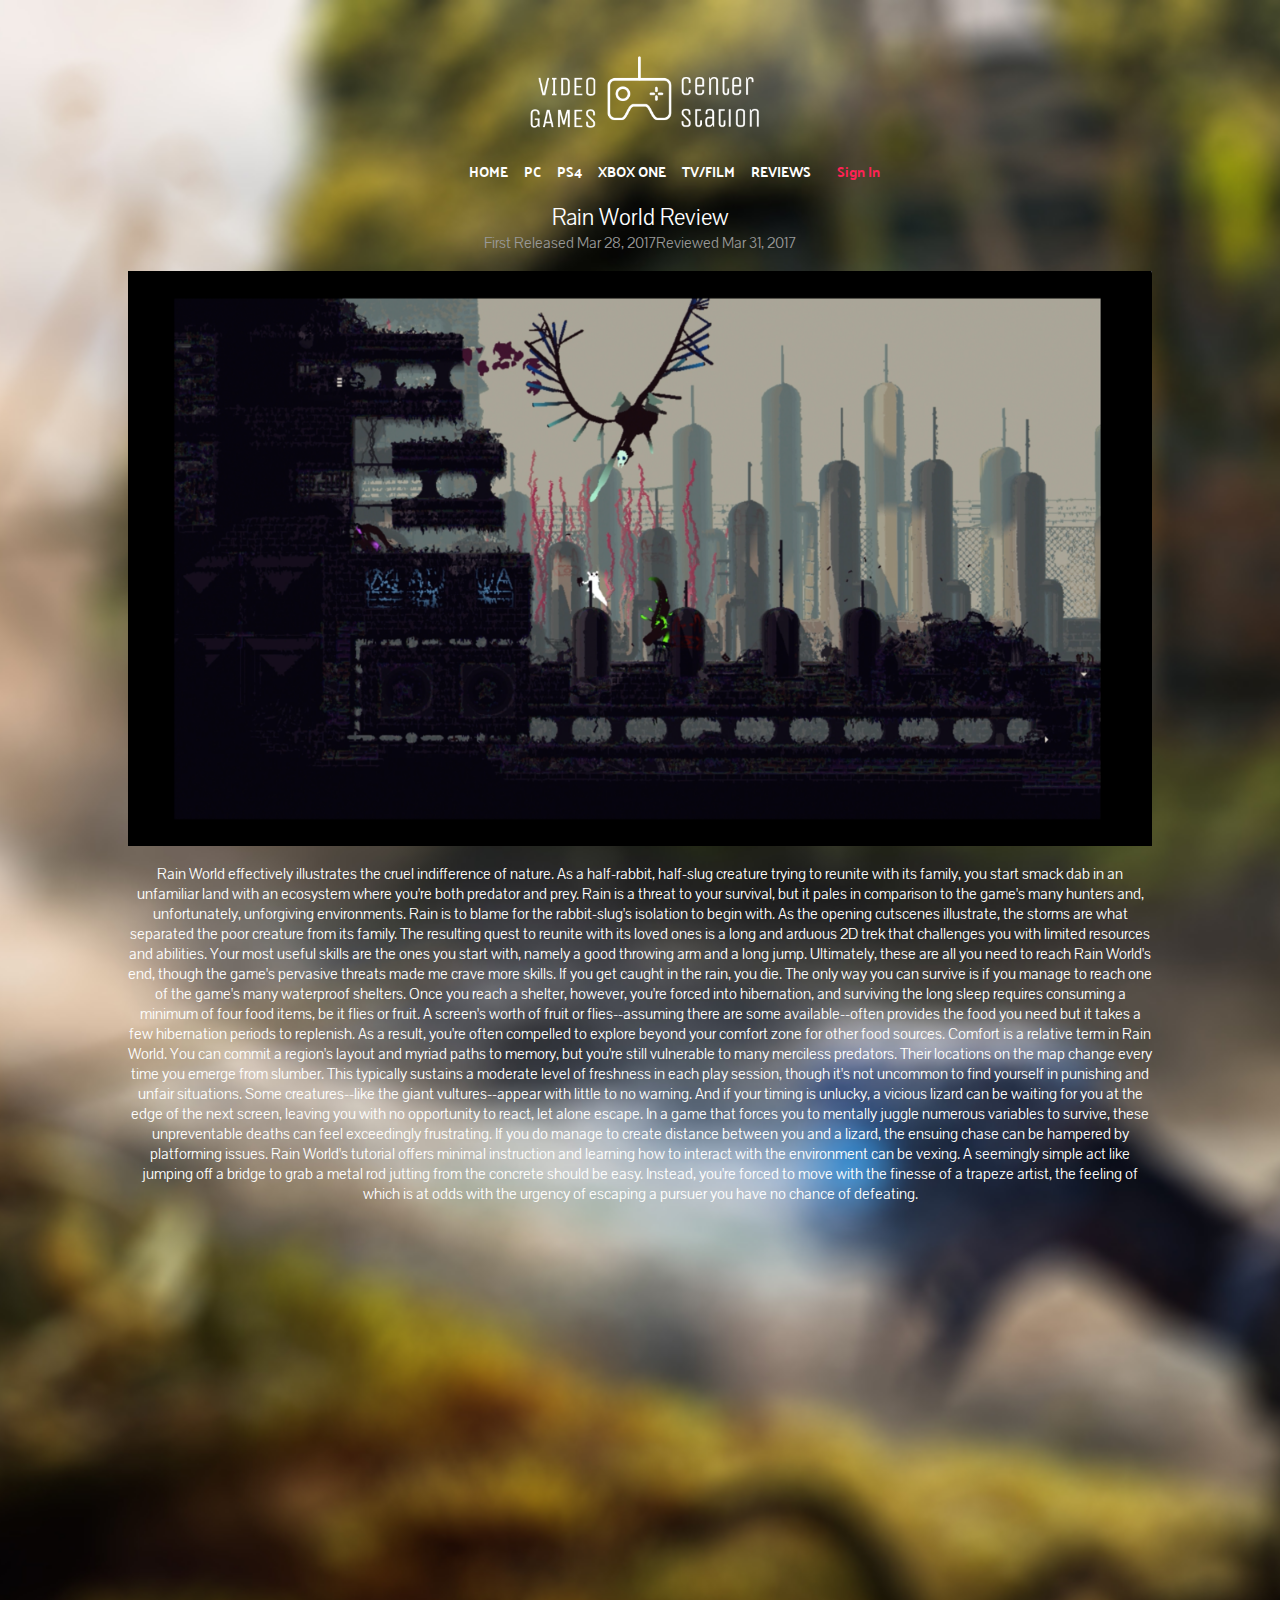
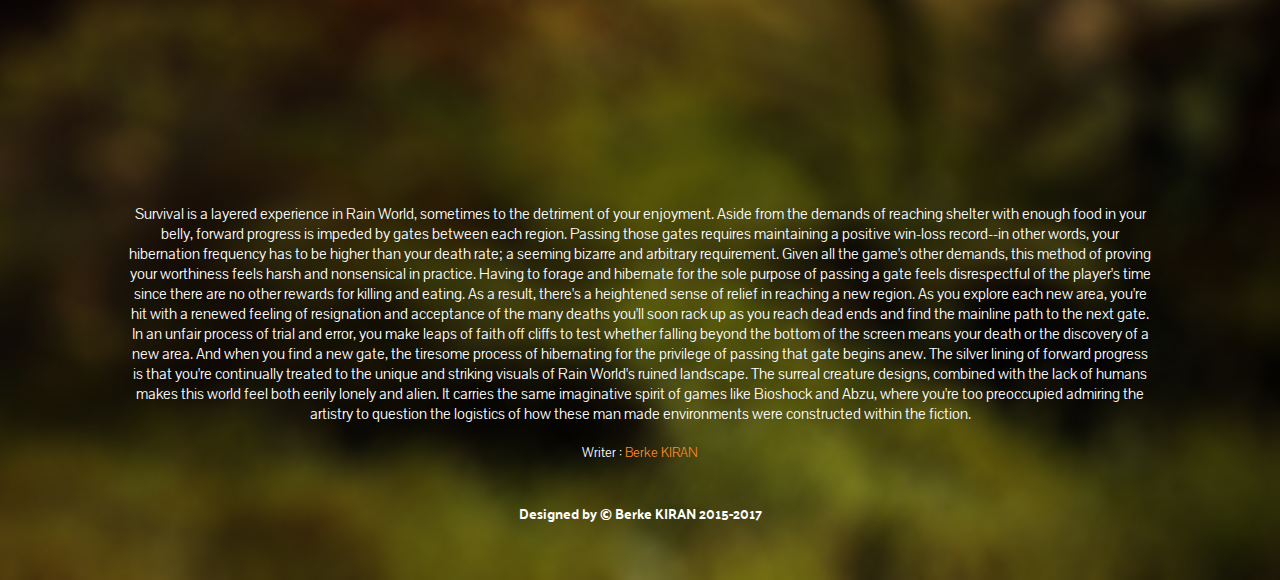
<file: reviews.html>
<!--
	Theme Name: Video Game C Website v1.0
	Theme URI: http://www.berkekiran.net/vgc
	Author: Berke KIRAN
	Author URI: http://www.berkekiran.net/vgc
	Description: My homework website design
	Version: 1.0
-->
<html lang="en-us">
	<head>
		<meta charset="UTF-8">
		<meta name="viewport" content="width=device-width, initial-scale=1.0" />
		<title>Video Game Center Station</title>
		<link rel="stylesheet" href="css/main.css" />
		<link rel="apple-touch-icon" sizes="57x57" href="images/favicon/apple-icon-57x57.png">
		<link rel="apple-touch-icon" sizes="60x60" href="images/favicon/apple-icon-60x60.png">
		<link rel="apple-touch-icon" sizes="72x72" href="images/favicon/apple-icon-72x72.png">
		<link rel="apple-touch-icon" sizes="76x76" href="images/favicon/apple-icon-76x76.png">
		<link rel="apple-touch-icon" sizes="114x114" href="images/favicon/apple-icon-114x114.png">
		<link rel="apple-touch-icon" sizes="120x120" href="images/favicon/apple-icon-120x120.png">
		<link rel="apple-touch-icon" sizes="144x144" href="images/favicon/apple-icon-144x144.png">
		<link rel="apple-touch-icon" sizes="152x152" href="images/favicon/apple-icon-152x152.png">
		<link rel="apple-touch-icon" sizes="180x180" href="images/favicon/apple-icon-180x180.png">
		<link rel="icon" type="image/png" sizes="192x192"  href="images/favicon/android-icon-192x192.png">
		<link rel="icon" type="image/png" sizes="32x32" href="images/favicon/favicon-32x32.png">
		<link rel="icon" type="image/png" sizes="96x96" href="images/favicon/favicon-96x96.png">
		<link rel="icon" type="image/png" sizes="16x16" href="images/favicon/favicon-16x16.png">
		<link rel="manifest" href="images/favicon/manifest.json">
		<meta name="msapplication-TileColor" content="#1F2223">
		<meta name="msapplication-TileImage" content="images/favicon/ms-icon-144x144.png">
		<meta name="theme-color" content="#1F2223">
	</head>
	<body>
		<div id="fb-root"></div>
		<script>(function(d, s, id) {
		  var js, fjs = d.getElementsByTagName(s)[0];
		  if (d.getElementById(id)) return;
		  js = d.createElement(s); js.id = id;
		  js.src = "//connect.facebook.net/tr_TR/sdk.js#xfbml=1&version=v2.8&appId=1709049562725566";
		  fjs.parentNode.insertBefore(js, fjs);
		}(document, 'script', 'facebook-jssdk'));</script>		<br><br>
    <div id="navi">
      <a href="index.html"><img id="logo" src="images/logo.png" /></a>
      <br><br>
			<a href="index.html" class="navi_items">HOME</a>
      <a href="pc.html" class="navi_items">PC</a>
      <a href="ps4.html" class="navi_items">PS4</a>
      <a href="xboxone.html" class="navi_items">XBOX ONE</a>
      <a href="tv-film.html" class="navi_items">TV/FILM</a>
      <a href="reviews.html" class="navi_items">REVIEWS</a>
			<a href="login.html" class="signin">Sign In</a>
    </div>
		<br>
		<div id="content">
			<span class="content-title">Rain World Review</span>
			<br>
			<span class="content-title-2">First Released Mar 28, 2017Reviewed Mar 31, 2017</span>
			<br><br>
			<img width="1024" src="images/content/rain-world.png"/>
			<br><br>
			<span class="content-title-3">
				Rain World effectively illustrates the cruel indifference of nature. As a half-rabbit, half-slug creature trying to reunite with its family, you start smack dab in an unfamiliar land with an ecosystem where you're both predator and prey. Rain is a threat to your survival, but it pales in comparison to the game's many hunters and, unfortunately, unforgiving environments.

Rain is to blame for the rabbit-slug's isolation to begin with. As the opening cutscenes illustrate, the storms are what separated the poor creature from its family. The resulting quest to reunite with its loved ones is a long and arduous 2D trek that challenges you with limited resources and abilities. Your most useful skills are the ones you start with, namely a good throwing arm and a long jump. Ultimately, these are all you need to reach Rain World's end, though the game's pervasive threats made me crave more skills. If you get caught in the rain, you die. The only way you can survive is if you manage to reach one of the game's many waterproof shelters.

Once you reach a shelter, however, you're forced into hibernation, and surviving the long sleep requires consuming a minimum of four food items, be it flies or fruit. A screen's worth of fruit or flies--assuming there are some available--often provides the food you need but it takes a few hibernation periods to replenish. As a result, you're often compelled to explore beyond your comfort zone for other food sources.
				Comfort is a relative term in Rain World. You can commit a region's layout and myriad paths to memory, but you're still vulnerable to many merciless predators. Their locations on the map change every time you emerge from slumber. This typically sustains a moderate level of freshness in each play session, though it's not uncommon to find yourself in punishing and unfair situations. Some creatures--like the giant vultures--appear with little to no warning. And if your timing is unlucky, a vicious lizard can be waiting for you at the edge of the next screen, leaving you with no opportunity to react, let alone escape. In a game that forces you to mentally juggle numerous variables to survive, these unpreventable deaths can feel exceedingly frustrating.

				If you do manage to create distance between you and a lizard, the ensuing chase can be hampered by platforming issues. Rain World's tutorial offers minimal instruction and learning how to interact with the environment can be vexing. A seemingly simple act like jumping off a bridge to grab a metal rod jutting from the concrete should be easy. Instead, you're forced to move with the finesse of a trapeze artist, the feeling of which is at odds with the urgency of escaping a pursuer you have no chance of defeating.			<br><br>
			<iframe width="1024" height="560" src="https://www.youtube.com/embed/k3PVDKNupbI" frameborder="0" allowfullscreen></iframe>
			<br><br>
			<span class="content-title-3">
				Survival is a layered experience in Rain World, sometimes to the detriment of your enjoyment. Aside from the demands of reaching shelter with enough food in your belly, forward progress is impeded by gates between each region. Passing those gates requires maintaining a positive win-loss record--in other words, your hibernation frequency has to be higher than your death rate; a seeming bizarre and arbitrary requirement. Given all the game's other demands, this method of proving your worthiness feels harsh and nonsensical in practice. Having to forage and hibernate for the sole purpose of passing a gate feels disrespectful of the player's time since there are no other rewards for killing and eating.

				As a result, there's a heightened sense of relief in reaching a new region. As you explore each new area, you're hit with a renewed feeling of resignation and acceptance of the many deaths you'll soon rack up as you reach dead ends and find the mainline path to the next gate. In an unfair process of trial and error, you make leaps of faith off cliffs to test whether falling beyond the bottom of the screen means your death or the discovery of a new area. And when you find a new gate, the tiresome process of hibernating for the privilege of passing that gate begins anew.

				The silver lining of forward progress is that you're continually treated to the unique and striking visuals of Rain World's ruined landscape. The surreal creature designs, combined with the lack of humans makes this world feel both eerily lonely and alien. It carries the same imaginative spirit of games like Bioshock and Abzu, where you're too preoccupied admiring the artistry to question the logistics of how these man made environments were constructed within the fiction.			</span>
				<br><br><span id="writer">Writer : <a href="post.html">Berke KIRAN</a></span>
			<br><br>
			<div class="fb-comments" data-href="https://berkekiran.net/vgcs/reviews.html" data-width="1024px" data-colorscheme="dark" data-numposts="2"></div>
		</div>
		<br>
		<center><span id="copyright">Designed by © Berke KIRAN 2015-2017</span></center>
		<br><br><br>
  </body>
</html>
</file>
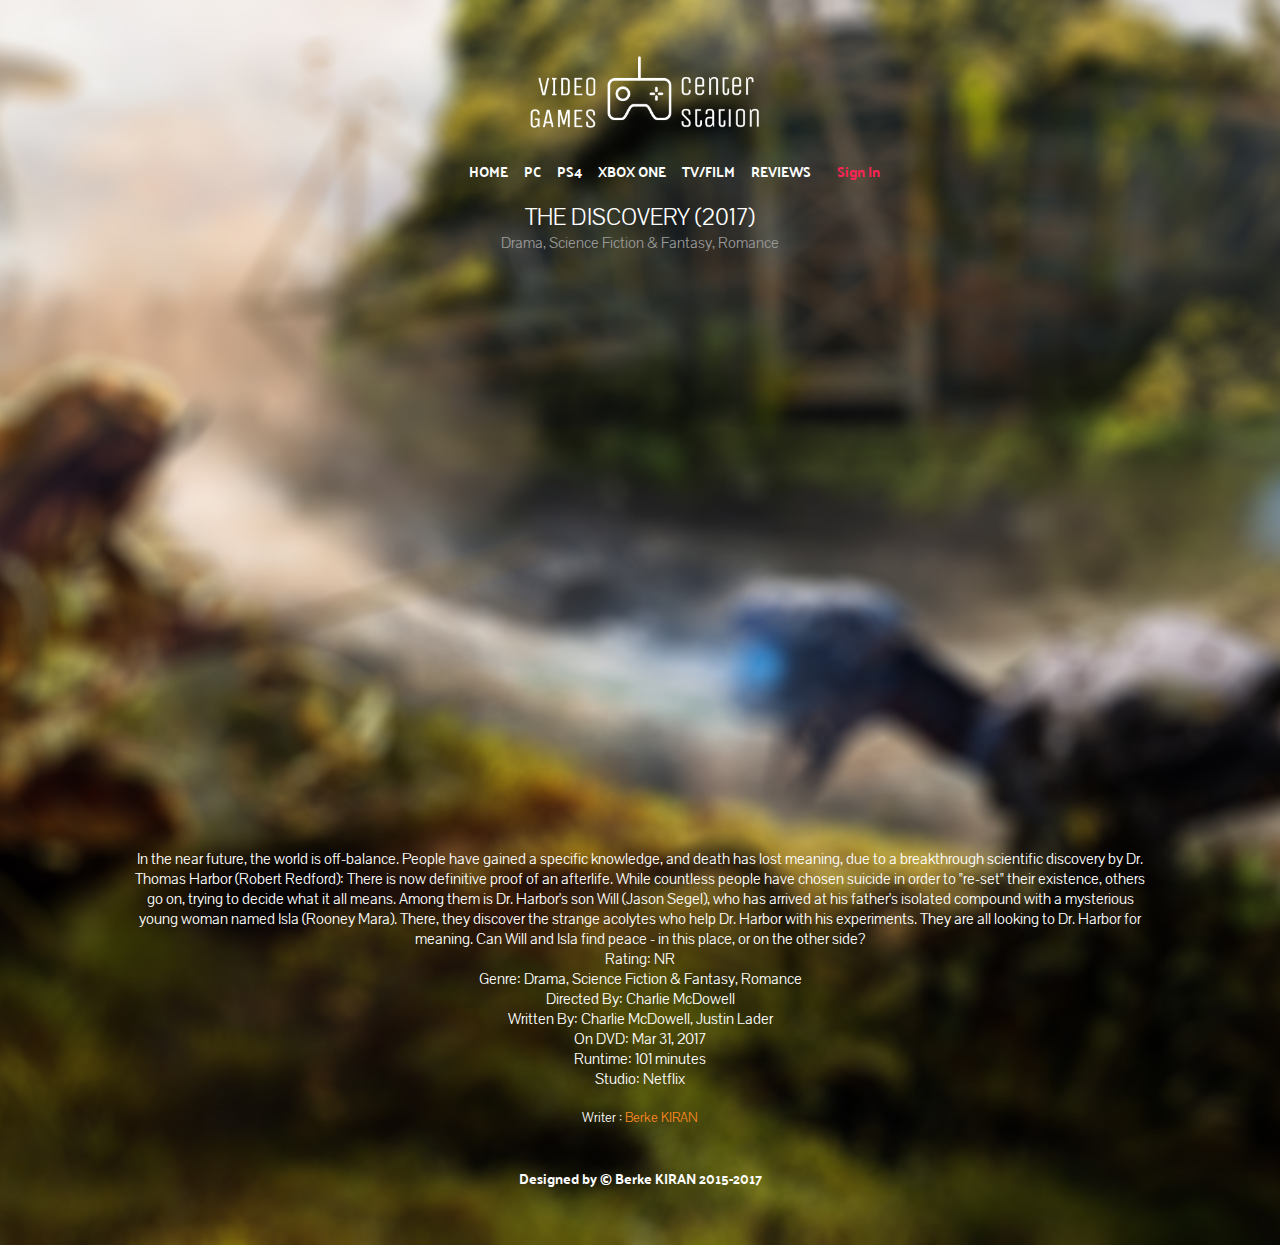
<file: tv-film.html>
<!--
	Theme Name: Video Game C Website v1.0
	Theme URI: http://www.berkekiran.net/vgc
	Author: Berke KIRAN
	Author URI: http://www.berkekiran.net/vgc
	Description: My homework website design
	Version: 1.0
-->
<html lang="en-us">
	<head>
		<meta charset="UTF-8">
		<meta name="viewport" content="width=device-width, initial-scale=1.0" />
		<title>Video Game Center Station</title>
		<link rel="stylesheet" href="css/main.css" />
		<link rel="apple-touch-icon" sizes="57x57" href="images/favicon/apple-icon-57x57.png">
		<link rel="apple-touch-icon" sizes="60x60" href="images/favicon/apple-icon-60x60.png">
		<link rel="apple-touch-icon" sizes="72x72" href="images/favicon/apple-icon-72x72.png">
		<link rel="apple-touch-icon" sizes="76x76" href="images/favicon/apple-icon-76x76.png">
		<link rel="apple-touch-icon" sizes="114x114" href="images/favicon/apple-icon-114x114.png">
		<link rel="apple-touch-icon" sizes="120x120" href="images/favicon/apple-icon-120x120.png">
		<link rel="apple-touch-icon" sizes="144x144" href="images/favicon/apple-icon-144x144.png">
		<link rel="apple-touch-icon" sizes="152x152" href="images/favicon/apple-icon-152x152.png">
		<link rel="apple-touch-icon" sizes="180x180" href="images/favicon/apple-icon-180x180.png">
		<link rel="icon" type="image/png" sizes="192x192"  href="images/favicon/android-icon-192x192.png">
		<link rel="icon" type="image/png" sizes="32x32" href="images/favicon/favicon-32x32.png">
		<link rel="icon" type="image/png" sizes="96x96" href="images/favicon/favicon-96x96.png">
		<link rel="icon" type="image/png" sizes="16x16" href="images/favicon/favicon-16x16.png">
		<link rel="manifest" href="images/favicon/manifest.json">
		<meta name="msapplication-TileColor" content="#1F2223">
		<meta name="msapplication-TileImage" content="images/favicon/ms-icon-144x144.png">
		<meta name="theme-color" content="#1F2223">
	</head>
	<body>
		<div id="fb-root"></div>
		<script>(function(d, s, id) {
		  var js, fjs = d.getElementsByTagName(s)[0];
		  if (d.getElementById(id)) return;
		  js = d.createElement(s); js.id = id;
		  js.src = "//connect.facebook.net/tr_TR/sdk.js#xfbml=1&version=v2.8&appId=1709049562725566";
		  fjs.parentNode.insertBefore(js, fjs);
		}(document, 'script', 'facebook-jssdk'));</script>
		<br><br>
    <div id="navi">
      <a href="index.html"><img id="logo" src="images/logo.png" /></a>
      <br><br>
			<a href="index.html" class="navi_items">HOME</a>
      <a href="pc.html" class="navi_items">PC</a>
      <a href="ps4.html" class="navi_items">PS4</a>
      <a href="xboxone.html" class="navi_items">XBOX ONE</a>
      <a href="tv-film.html" class="navi_items">TV/FILM</a>
      <a href="reviews.html" class="navi_items">REVIEWS</a>
			<a href="login.html" class="signin">Sign In</a>
    </div>
		<br>
		<div id="content">
			<span class="content-title">THE DISCOVERY (2017)</span>
			<br>
			<span class="content-title-2">Drama, Science Fiction & Fantasy, Romance</span>
			<br><br>
			<iframe width="1024" height="560" src="https://www.youtube.com/embed/z9j6WcdU-ts" frameborder="0" allowfullscreen></iframe>			<br><br>
			<span class="content-title-3">
				In the near future, the world is off-balance. People have gained a specific knowledge, and death has lost meaning, due to a breakthrough scientific discovery by Dr. Thomas Harbor (Robert Redford): There is now definitive proof of an afterlife. While countless people have chosen suicide in order to "re-set" their existence, others go on, trying to decide what it all means. Among them is Dr. Harbor's son Will (Jason Segel), who has arrived at his father's isolated compound with a mysterious young woman named Isla (Rooney Mara). There, they discover the strange acolytes who help Dr. Harbor with his experiments. They are all looking to Dr. Harbor for meaning. Can Will and Isla find peace - in this place, or on the other side?
				<br>Rating:	NR<br>
				Genre:	Drama, Science Fiction & Fantasy, Romance<br>
				Directed By:	Charlie McDowell<br>
				Written By:	Charlie McDowell, Justin Lader<br>
				On DVD:	Mar 31, 2017<br>
				Runtime:	101 minutes<br>
				Studio:	Netflix
				<br><br><span id="writer">Writer : <a href="post.html">Berke KIRAN</a></span>
				<br><br>
			</span>
			<div class="fb-comments" data-href="https://berkekiran.net/vgcs/tv-film.html" data-width="1024px" data-colorscheme="dark" data-numposts="2"></div>
		</div>
		<br>
		<center><span id="copyright">Designed by © Berke KIRAN 2015-2017</span></center>
		<br><br><br>
  </body>
</html>
</file>
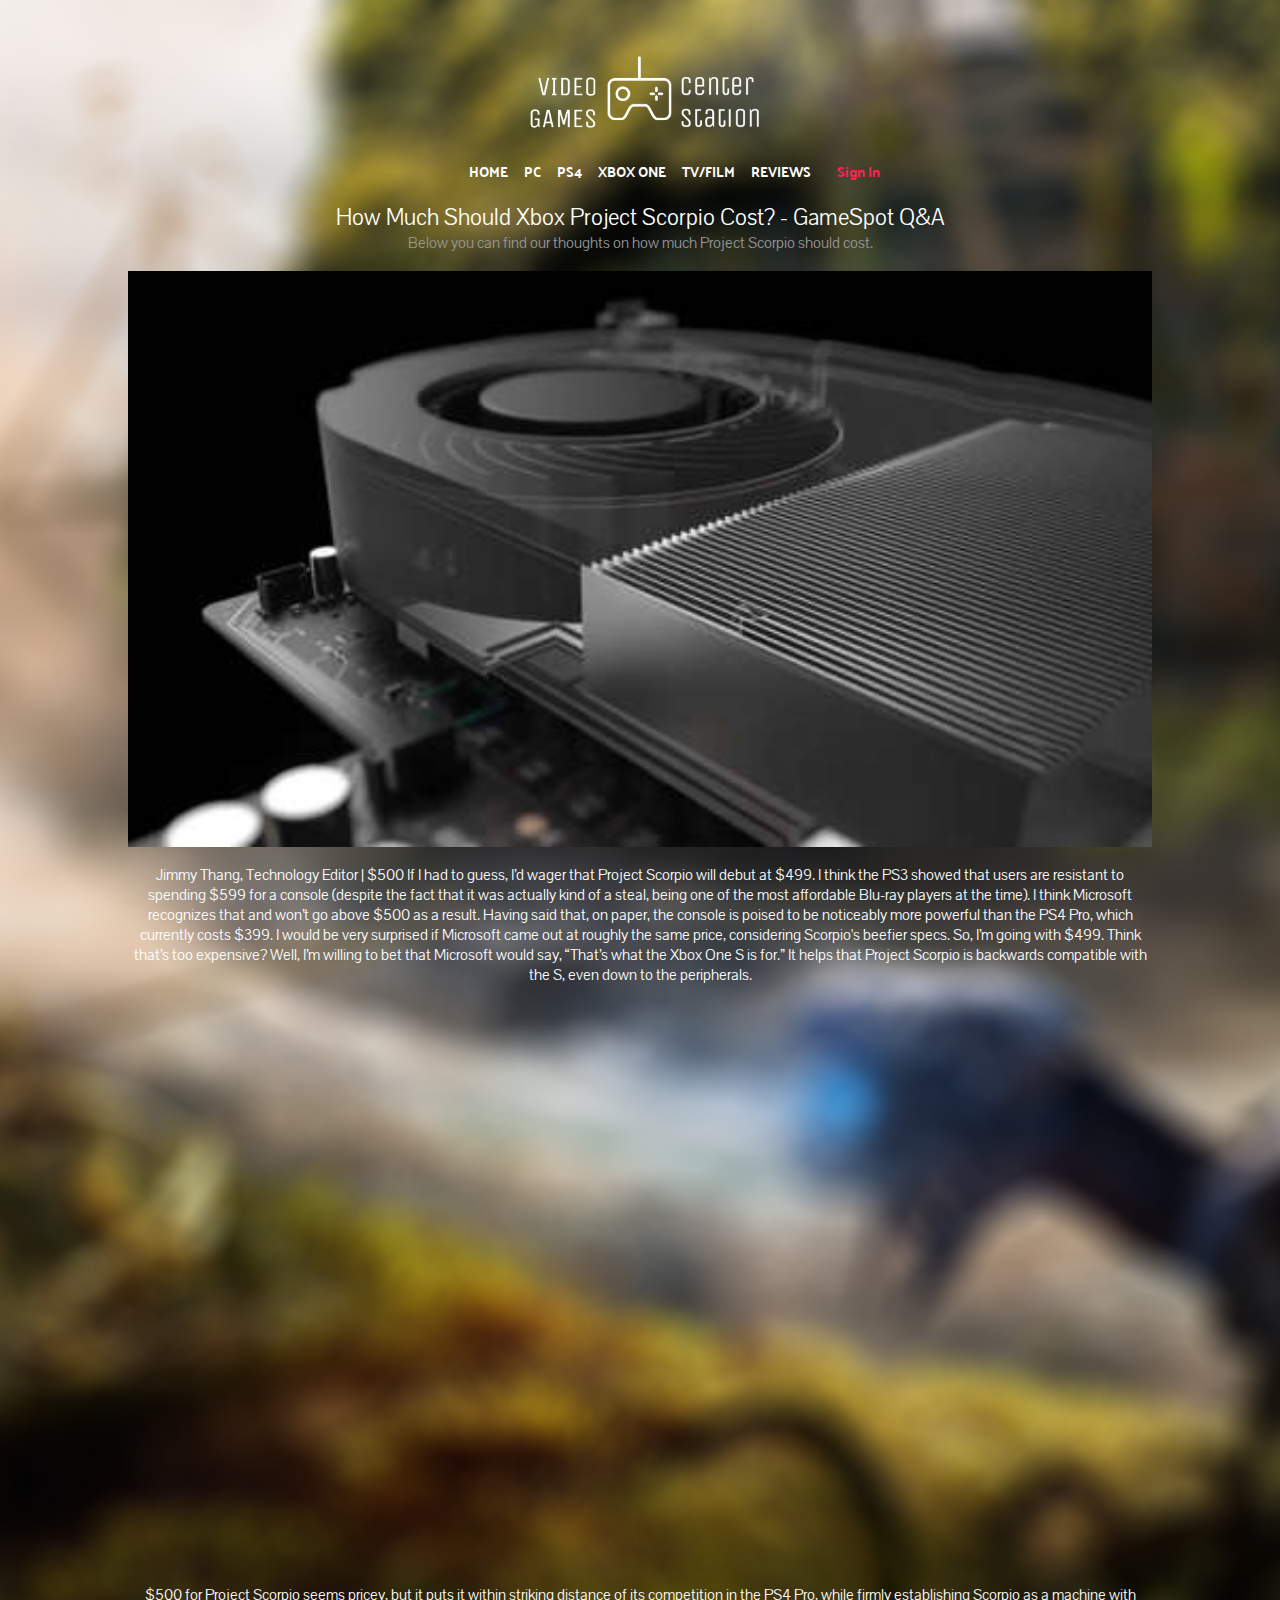
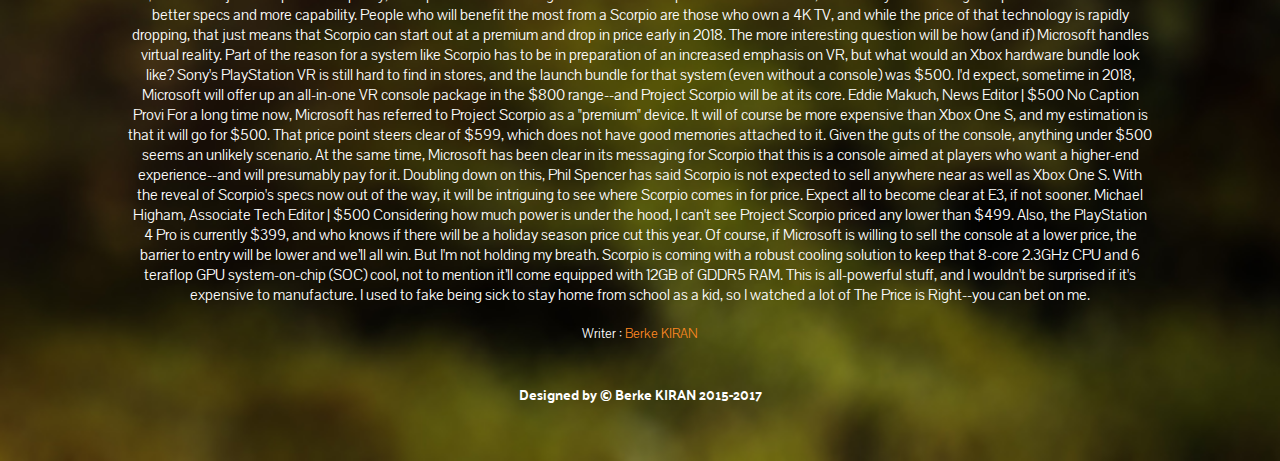
<file: xboxone.html>
<!--
	Theme Name: Video Game C Website v1.0
	Theme URI: http://www.berkekiran.net/vgc
	Author: Berke KIRAN
	Author URI: http://www.berkekiran.net/vgc
	Description: My homework website design
	Version: 1.0
-->
<html lang="en-us">
	<head>
		<meta charset="UTF-8">
		<meta name="viewport" content="width=device-width, initial-scale=1.0" />
		<title>Video Game Center Station</title>
		<link rel="stylesheet" href="css/main.css" />
		<link rel="apple-touch-icon" sizes="57x57" href="images/favicon/apple-icon-57x57.png">
		<link rel="apple-touch-icon" sizes="60x60" href="images/favicon/apple-icon-60x60.png">
		<link rel="apple-touch-icon" sizes="72x72" href="images/favicon/apple-icon-72x72.png">
		<link rel="apple-touch-icon" sizes="76x76" href="images/favicon/apple-icon-76x76.png">
		<link rel="apple-touch-icon" sizes="114x114" href="images/favicon/apple-icon-114x114.png">
		<link rel="apple-touch-icon" sizes="120x120" href="images/favicon/apple-icon-120x120.png">
		<link rel="apple-touch-icon" sizes="144x144" href="images/favicon/apple-icon-144x144.png">
		<link rel="apple-touch-icon" sizes="152x152" href="images/favicon/apple-icon-152x152.png">
		<link rel="apple-touch-icon" sizes="180x180" href="images/favicon/apple-icon-180x180.png">
		<link rel="icon" type="image/png" sizes="192x192"  href="images/favicon/android-icon-192x192.png">
		<link rel="icon" type="image/png" sizes="32x32" href="images/favicon/favicon-32x32.png">
		<link rel="icon" type="image/png" sizes="96x96" href="images/favicon/favicon-96x96.png">
		<link rel="icon" type="image/png" sizes="16x16" href="images/favicon/favicon-16x16.png">
		<link rel="manifest" href="images/favicon/manifest.json">
		<meta name="msapplication-TileColor" content="#1F2223">
		<meta name="msapplication-TileImage" content="images/favicon/ms-icon-144x144.png">
		<meta name="theme-color" content="#1F2223">
	</head>
	<body>
		<div id="fb-root"></div>
		<script>(function(d, s, id) {
		  var js, fjs = d.getElementsByTagName(s)[0];
		  if (d.getElementById(id)) return;
		  js = d.createElement(s); js.id = id;
		  js.src = "//connect.facebook.net/tr_TR/sdk.js#xfbml=1&version=v2.8&appId=1709049562725566";
		  fjs.parentNode.insertBefore(js, fjs);
		}(document, 'script', 'facebook-jssdk'));</script>
		<br><br>
    <div id="navi">
      <a href="index.html"><img id="logo" src="images/logo.png" /></a>
      <br><br>
			<a href="index.html" class="navi_items">HOME</a>
      <a href="pc.html" class="navi_items">PC</a>
      <a href="ps4.html" class="navi_items">PS4</a>
      <a href="xboxone.html" class="navi_items">XBOX ONE</a>
      <a href="tv-film.html" class="navi_items">TV/FILM</a>
      <a href="reviews.html" class="navi_items">REVIEWS</a>
			<a href="login.html" class="signin">Sign In</a>
  </div>
		<br>
		<div id="content">
			<span class="content-title">How Much Should Xbox Project Scorpio Cost? - GameSpot Q&A</span>
			<br>
			<span class="content-title-2">Below you can find our thoughts on how much Project Scorpio should cost.</span>
			<br><br>
			<img width="1024" src="images/content/project-scorpio.jpg"/>
			<br><br>
			<span class="content-title-3">
				Jimmy Thang, Technology Editor | $500
				If I had to guess, I’d wager that Project Scorpio will debut at $499. I think the PS3 showed that users are resistant to spending $599 for a console (despite the fact that it was actually kind of a steal, being one of the most affordable Blu-ray players at the time). I think Microsoft recognizes that and won’t go above $500 as a result.
				Having said that, on paper, the console is poised to be noticeably more powerful than the PS4 Pro, which currently costs $399. I would be very surprised if Microsoft came out at roughly the same price, considering Scorpio's beefier specs. So, I’m going with $499. Think that’s too expensive? Well, I’m willing to bet that Microsoft would say, “That’s what the Xbox One S is for.” It helps that Project Scorpio is backwards compatible with the S, even down to the peripherals.			<br><br>
				<iframe width="1024" height="560" src="https://www.youtube.com/embed/F1dRgWpGePs" frameborder="0" allowfullscreen></iframe>
			<br><br>
			<span class="content-title-3">
				$500 for Project Scorpio seems pricey, but it puts it within striking distance of its competition in the PS4 Pro, while firmly establishing Scorpio as a machine with better specs and more capability. People who will benefit the most from a Scorpio are those who own a 4K TV, and while the price of that technology is rapidly dropping, that just means that Scorpio can start out at a premium and drop in price early in 2018.
				The more interesting question will be how (and if) Microsoft handles virtual reality. Part of the reason for a system like Scorpio has to be in preparation of an increased emphasis on VR, but what would an Xbox hardware bundle look like? Sony's PlayStation VR is still hard to find in stores, and the launch bundle for that system (even without a console) was $500. I'd expect, sometime in 2018, Microsoft will offer up an all-in-one VR console package in the $800 range--and Project Scorpio will be at its core.
				Eddie Makuch, News Editor | $500
				No Caption Provi
				For a long time now, Microsoft has referred to Project Scorpio as a "premium" device. It will of course be more expensive than Xbox One S, and my estimation is that it will go for $500. That price point steers clear of $599, which does not have good memories attached to it. Given the guts of the console, anything under $500 seems an unlikely scenario. At the same time, Microsoft has been clear in its messaging for Scorpio that this is a console aimed at players who want a higher-end experience--and will presumably pay for it. Doubling down on this, Phil Spencer has said Scorpio is not expected to sell anywhere near as well as Xbox One S. With the reveal of Scorpio's specs now out of the way, it will be intriguing to see where Scorpio comes in for price. Expect all to become clear at E3, if not sooner.
				Michael Higham, Associate Tech Editor | $500
				Considering how much power is under the hood, I can't see Project Scorpio priced any lower than $499. Also, the PlayStation 4 Pro is currently $399, and who knows if there will be a holiday season price cut this year. Of course, if Microsoft is willing to sell the console at a lower price, the barrier to entry will be lower and we’ll all win. But I'm not holding my breath. Scorpio is coming with a robust cooling solution to keep that 8-core 2.3GHz CPU and 6 teraflop GPU system-on-chip (SOC) cool, not to mention it’ll come equipped with 12GB of GDDR5 RAM. This is all-powerful stuff, and I wouldn't be surprised if it's expensive to manufacture.
				I used to fake being sick to stay home from school as a kid, so I watched a lot of The Price is Right--you can bet on me.			</span>
				<br><br><span id="writer">Writer : <a href="post.html">Berke KIRAN</a></span>
			<br><br>
			<div class="fb-comments" data-href="https://berkekiran.net/vgcs/ps4.html" data-width="1024px" data-colorscheme="dark" data-numposts="2"></div>
		</div>
		<br>
		<center><span id="copyright">Designed by © Berke KIRAN 2015-2017</span></center>
		<br><br><br>
  </body>
</html>
</file>
<file: css/main.css>
/*
  Theme Name: Video Game C Website v1.0
  Theme URI: http://www.berkekiran.net/vgc
  Author: Berke KIRAN
  Author URI: http://www.berkekiran.net/vgc
  Description: My homework website design
  Version: 1.0
*/
@import url('https://fonts.googleapis.com/css?family=Pavanam');
@import url('https://fonts.googleapis.com/css?family=Palanquin+Dark');
html ,body{
  margin: 0;
  padding: 0;
  background-color: #fff;
  background-image: url('../images/back01.jpg');
  background-position: top;
  background-size: cover;
  background-repeat: no-repeat;
  text-align: center;
}
#content{
  margin-left: auto;
  margin-right: auto;
  width: 1024px;
  text-align: center;
}
#navi{
  width: 100%;
  text-align: center;
}
#logo{
  height: 104px;
  width: 306px;
  transition: 0.3s;
}
#logo:hover{
  height: 104px;
  width: 306px;
  opacity: 0.5;
  transition: 0.3s;
}
.navi_items{
  font-size: 14px;
  font-family: 'Palanquin Dark', sans-serif;
  color: #fff;
  text-decoration: none;
  margin-right: 5px;
  margin-left: 5px;
  padding-left: 1px;
  padding-right: 1px;
  transition: 0.3s;
}
.navi_items:hover{
  opacity: 0.5;
  transition: 0.3s;
}
#copyright{
  font-size: 14px;
  font-family: 'Palanquin Dark', sans-serif;
  color: #fff;
  text-decoration: none;
}
#login{
  position: absolute;
  left: 0;
  right: 0;
  top: 50%;
  margin: auto;
  transform: translateY(-50%);
  text-align: center;
  font-size: 14px;
  font-family: 'Palanquin Dark', sans-serif;
  color: #fff;
  transition: 0.3s;
}
#login a{
  color: #ff2255;
  text-decoration: none;
  transition: 0.3s;
}
#login a:hover{
  opacity: 0.5;
  transition: 0.3s;
}
#login button:active{
  opacity: 1;
  background-color: #ff2255;
  transition: 0.3s;
}
#login-form input{
  font-family: 'Pavanam', sans-serif;
  margin-bottom: 6px;
  height: 32px;
  width: 200px;
  padding: 7px;
  border: 0;
}
#login-form button{
  font-family: 'Pavanam', sans-serif;
  margin-bottom: 6px;
  height: 32px;
  width: 200px;
  padding: 7px;
  border: 0;
  background-color: #6699ff;
  color: #fff;
  transition: 0.3s;
}
#login-form button:hover{
  cursor: pointer;
  opacity: 0.5;
  transition: 0.3s;
}
.title-main{
  font-family: 'Palanquin Dark', sans-serif;
  color: #999;
  font-size: 18px;
}
.top-up-games a{
  text-decoration: none;
  transition: 0.3s;
}
.top-up-games a:hover{
  opacity: 0.75;
  transition: 0.3s;
}
.top-up-games img{
  height: 240px;
  width: 1024px;
  filter: brightness(.45);
  -webkit-filter: brightness(.45);
}
.top-up-games .title{
  position: absolute;
  margin-left: 44px;
  margin-top: 140px;
  z-index: 1;
  font-family: 'Pavanam', sans-serif;
  color: #fff;
  font-size: 24px;
}
.top-up-games .title-coming{
  position: absolute;
  margin-left: 44px;
  margin-top: 170px;
  z-index: 1;
  font-family: 'Pavanam', sans-serif;
  color: #999;
  font-size: 16 px;
}
.content-title{
  font-family: 'Pavanam', sans-serif;
  color: #fff;
  font-size: 24px;
}
.content-title-2{
  font-family: 'Pavanam', sans-serif;
  color: #999;
  font-size: 16 px;
}
.content-title-3{
  font-family: 'Pavanam', sans-serif;
  color: #fff;
  font-size: 16 px;
}
.signin{
  position: absolute;
  margin-left: 20px;
  font-size: 14px;
  font-family: 'Palanquin Dark', sans-serif;
  color: #ff2255;
  text-decoration: none;
  transition: 0.3s;
}
.signin:hover{
  opacity: 0.5;
  transition: 0.3s;
}
#writer{
  font-family: 'Pavanam', sans-serif;
  color: #fff;
  font-size: 14px;
}
#writer a{
  text-decoration: none;
  font-family: 'Pavanam', sans-serif;
  color: #ff8822;
  font-size: 14px;
}
#writer a:hover{
  opacity: 0.5;
  transition: 0.3s;
}
#post{
  position: absolute;
  left: 0;
  right: 0;
  top: 50%;
  margin: auto;
  transform: translateY(-50%);
  text-align: center;
  font-size: 14px;
  font-family: 'Palanquin Dark', sans-serif;
  color: #fff;
  transition: 0.3s;
}
#post a{
  color: #ff2255;
  text-decoration: none;
  transition: 0.3s;
}
#post a:hover{
  opacity: 0.5;
  transition: 0.3s;
}
#post button:active{
  opacity: 1;
  background-color: #ff2255;
  transition: 0.3s;
}
#post-form input{
  font-family: 'Pavanam', sans-serif;
  margin-bottom: 6px;
  height: 32px;
  width: 200px;
  padding: 7px;
  border: 0;
}
#post-form select{
  font-family: 'Pavanam', sans-serif;
  margin-bottom: 6px;
  height: 32px;
  width: 200px;
  padding: 7px;
  border: 0;
}
#post-form button{
  font-family: 'Pavanam', sans-serif;
  margin-bottom: 6px;
  height: 32px;
  width: 200px;
  padding: 7px;
  border: 0;
  background-color: #6699ff;
  color: #fff;
  transition: 0.3s;
}
#post-form button:hover{
  cursor: pointer;
  opacity: 0.5;
  transition: 0.3s;
}
</file>
